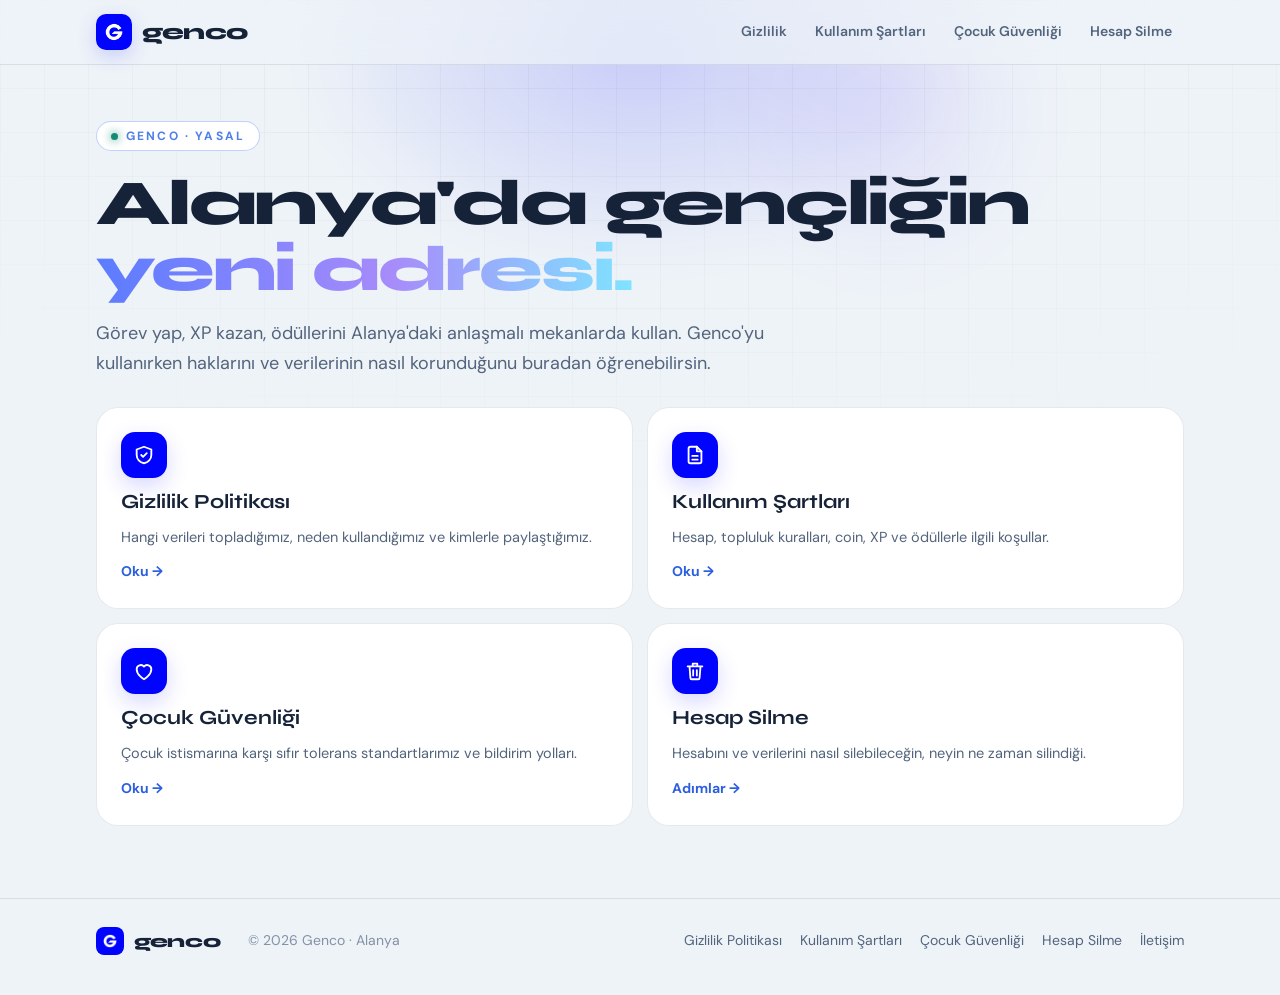
<file: index.html>
<!doctype html>
<html lang="tr">
<head>
<meta charset="utf-8">
<meta name="viewport" content="width=device-width, initial-scale=1">
<title>Genco · Yasal</title>
<meta name="description" content="Genco gizlilik politikası, kullanım şartları ve hesap silme bilgileri.">
<meta name="theme-color" content="#061127">
<link rel="icon" type="image/png" href="favicon.png">
<link rel="preconnect" href="https://fonts.googleapis.com">
<link rel="preconnect" href="https://fonts.gstatic.com" crossorigin>
<link href="https://fonts.googleapis.com/css2?family=Syne:wght@600;700;800&family=DM+Sans:opsz,wght@9..40,400;9..40,500;9..40,600;9..40,700&display=swap" rel="stylesheet">
<link rel="stylesheet" href="genco-legal.css">
</head>
<body>
<div class="bg-fx" aria-hidden="true"></div>

<header class="topbar">
  <div class="topbar-in">
    <a class="brand" href="index.html"><img src="genco-mark.png" alt=""><b>genco</b></a>
    <nav class="nav" aria-label="Yasal sayfalar">
      <a href="gizlilik.html">Gizlilik</a>
      <a href="kullanim-sartlari.html">Kullanım Şartları</a>
      <a href="cocuk-guvenligi.html">Çocuk Güvenliği</a>
      <a href="hesap-silme.html">Hesap Silme</a>
    </nav>
  </div>
</header>

<main class="wrap">
  <section class="hero">
    <span class="eyebrow">Genco · Yasal</span>
    <h1>Alanya'da gençliğin <span class="grad">yeni adresi.</span></h1>
    <p class="lead">Görev yap, XP kazan, ödüllerini Alanya'daki anlaşmalı mekanlarda kullan. Genco'yu kullanırken haklarını ve verilerinin nasıl korunduğunu buradan öğrenebilirsin.</p>
  </section>

  <div class="cards">
    <a class="card-link" href="gizlilik.html">
      <span class="ic"><svg viewBox="0 0 24 24"><path d="M12 3l8 3v6c0 4.5-3.4 8.3-8 9-4.6-.7-8-4.5-8-9V6z"/><path d="M9 12l2 2 4-4"/></svg></span>
      <b>Gizlilik Politikası</b>
      <span>Hangi verileri topladığımız, neden kullandığımız ve kimlerle paylaştığımız.</span>
      <em>Oku →</em>
    </a>
    <a class="card-link" href="kullanim-sartlari.html">
      <span class="ic"><svg viewBox="0 0 24 24"><path d="M14 3H7a2 2 0 0 0-2 2v14a2 2 0 0 0 2 2h10a2 2 0 0 0 2-2V8z"/><path d="M14 3v5h5M9 13h6M9 17h6"/></svg></span>
      <b>Kullanım Şartları</b>
      <span>Hesap, topluluk kuralları, coin, XP ve ödüllerle ilgili koşullar.</span>
      <em>Oku →</em>
    </a>
    <a class="card-link" href="cocuk-guvenligi.html">
      <span class="ic"><svg viewBox="0 0 24 24"><path d="M12 21s-8-4.5-8-11a4.5 4.5 0 0 1 8-2.8A4.5 4.5 0 0 1 20 10c0 6.5-8 11-8 11z"/></svg></span>
      <b>Çocuk Güvenliği</b>
      <span>Çocuk istismarına karşı sıfır tolerans standartlarımız ve bildirim yolları.</span>
      <em>Oku →</em>
    </a>
    <a class="card-link" href="hesap-silme.html">
      <span class="ic"><svg viewBox="0 0 24 24"><path d="M4 7h16M10 11v6M14 11v6M6 7l1 12.5A1.5 1.5 0 0 0 8.5 21h7a1.5 1.5 0 0 0 1.5-1.5L18 7M9.5 7V4h5v3"/></svg></span>
      <b>Hesap Silme</b>
      <span>Hesabını ve verilerini nasıl silebileceğin, neyin ne zaman silindiği.</span>
      <em>Adımlar →</em>
    </a>
  </div>
</main>

<footer class="foot">
  <div class="foot-in">
    <a class="brand" href="index.html"><img src="genco-mark.png" alt=""><b>genco</b></a>
    <span>© 2026 Genco · Alanya</span>
    <div class="foot-links">
      <a href="gizlilik.html">Gizlilik Politikası</a>
      <a href="kullanim-sartlari.html">Kullanım Şartları</a>
      <a href="cocuk-guvenligi.html">Çocuk Güvenliği</a>
      <a href="hesap-silme.html">Hesap Silme</a>
      <a href="mailto:genco@gmail.com">İletişim</a>
    </div>
  </div>
</footer>
</body>
</html>
</file>
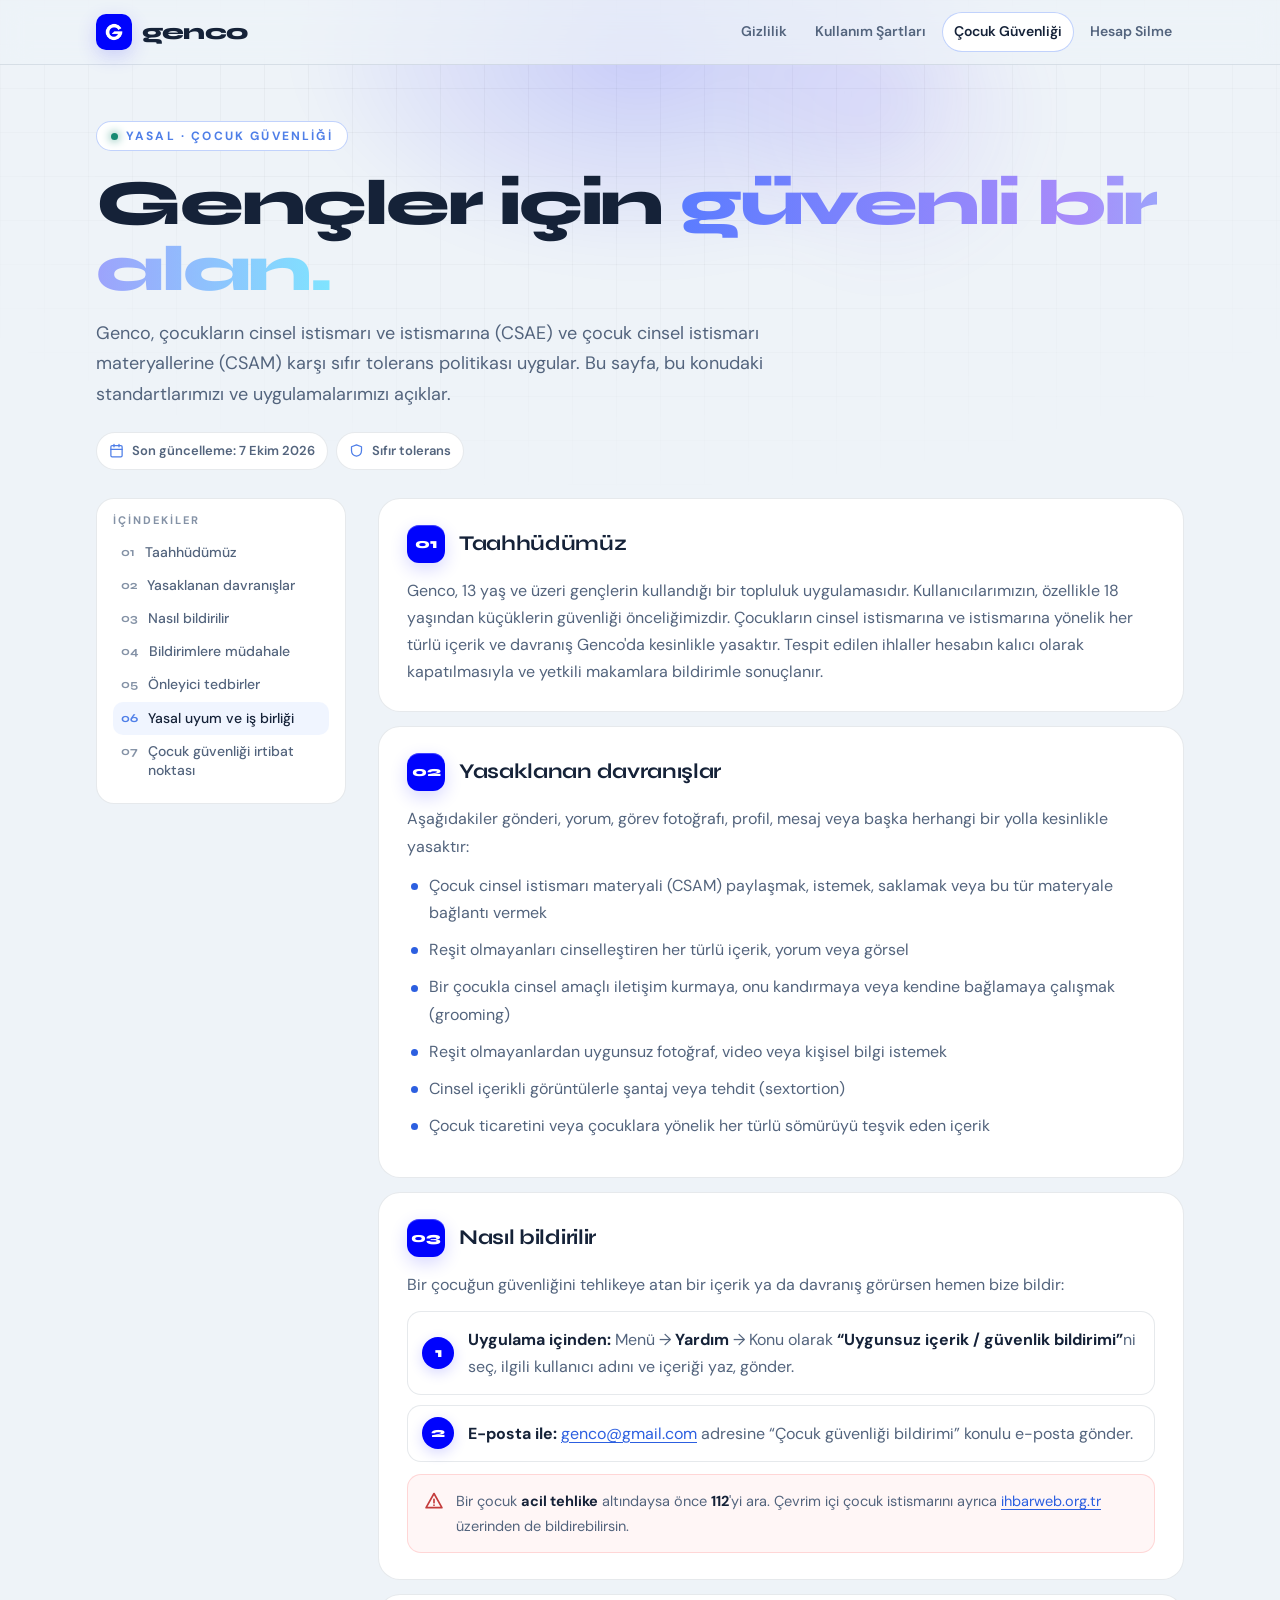
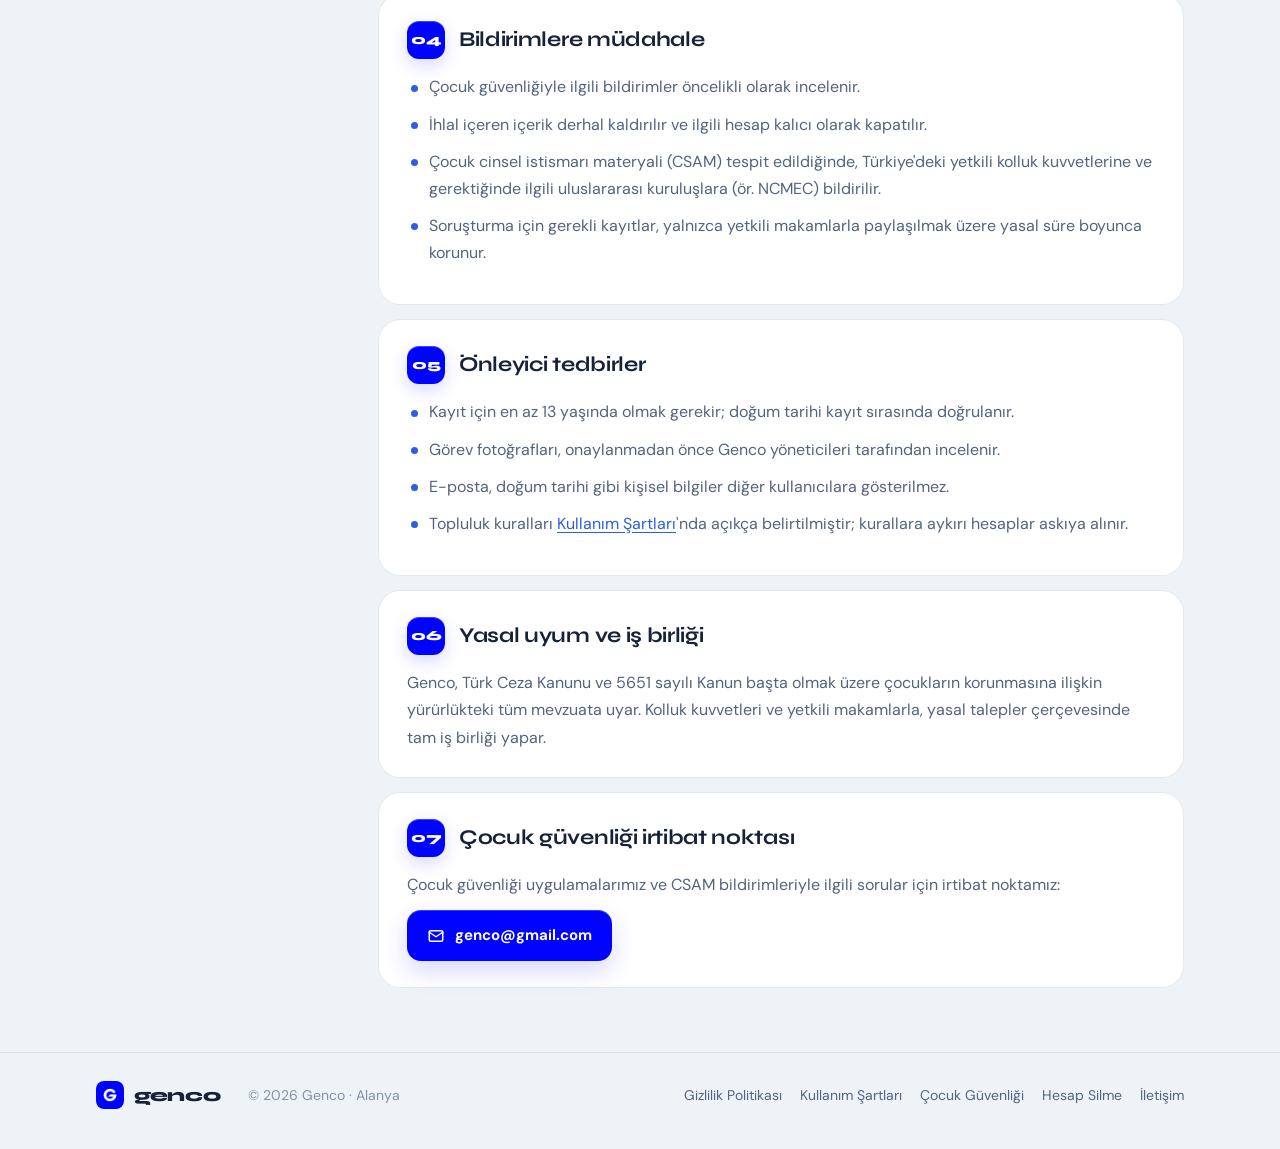
<file: cocuk-guvenligi.html>
<!doctype html>
<html lang="tr">
<head>
<meta charset="utf-8">
<meta name="viewport" content="width=device-width, initial-scale=1">
<title>Çocuk Güvenliği Standartları · Genco</title>
<meta name="description" content="Genco'nun çocukların cinsel istismarı ve istismarına (CSAE) karşı güvenlik standartları.">
<meta name="theme-color" content="#061127">
<link rel="icon" type="image/png" href="favicon.png">
<link rel="preconnect" href="https://fonts.googleapis.com">
<link rel="preconnect" href="https://fonts.gstatic.com" crossorigin>
<link href="https://fonts.googleapis.com/css2?family=Syne:wght@600;700;800&family=DM+Sans:opsz,wght@9..40,400;9..40,500;9..40,600;9..40,700&display=swap" rel="stylesheet">
<link rel="stylesheet" href="genco-legal.css">
</head>
<body>
<div class="bg-fx" aria-hidden="true"></div>

<header class="topbar">
  <div class="topbar-in">
    <a class="brand" href="index.html"><img src="genco-mark.png" alt=""><b>genco</b></a>
    <nav class="nav" aria-label="Yasal sayfalar">
      <a href="gizlilik.html">Gizlilik</a>
      <a href="kullanim-sartlari.html">Kullanım Şartları</a>
      <a href="cocuk-guvenligi.html" aria-current="page">Çocuk Güvenliği</a>
      <a href="hesap-silme.html">Hesap Silme</a>
    </nav>
  </div>
</header>

<main class="wrap">
  <section class="hero">
    <span class="eyebrow">Yasal · Çocuk güvenliği</span>
    <h1>Gençler için <span class="grad">güvenli bir alan.</span></h1>
    <p class="lead">Genco, çocukların cinsel istismarı ve istismarına (CSAE) ve çocuk cinsel istismarı materyallerine (CSAM) karşı sıfır tolerans politikası uygular. Bu sayfa, bu konudaki standartlarımızı ve uygulamalarımızı açıklar.</p>
    <div class="pills">
      <span class="pill"><svg viewBox="0 0 24 24"><rect x="3" y="4" width="18" height="18" rx="2"/><path d="M16 2v4M8 2v4M3 10h18"/></svg>Son güncelleme: 7 Ekim 2026</span>
      <span class="pill"><svg viewBox="0 0 24 24"><path d="M12 3l8 3v6c0 4.5-3.4 8.3-8 9-4.6-.7-8-4.5-8-9V6z"/></svg>Sıfır tolerans</span>
    </div>
  </section>

  <div class="layout">
    <aside class="toc">
      <details open>
        <summary>İçindekiler</summary>
        <h2>İçindekiler</h2>
        <ol>
          <li><a href="#taahhut">Taahhüdümüz</a></li>
          <li><a href="#yasak">Yasaklanan davranışlar</a></li>
          <li><a href="#bildirim">Nasıl bildirilir</a></li>
          <li><a href="#mudahale">Bildirimlere müdahale</a></li>
          <li><a href="#onlem">Önleyici tedbirler</a></li>
          <li><a href="#yasal">Yasal uyum ve iş birliği</a></li>
          <li><a href="#iletisim">Çocuk güvenliği irtibat noktası</a></li>
        </ol>
      </details>
    </aside>

    <article class="doc">
      <section class="sec" id="taahhut">
        <div class="sec-h"><span class="num">01</span><h2>Taahhüdümüz</h2></div>
        <p>Genco, 13 yaş ve üzeri gençlerin kullandığı bir topluluk uygulamasıdır. Kullanıcılarımızın, özellikle 18 yaşından küçüklerin güvenliği önceliğimizdir. Çocukların cinsel istismarına ve istismarına yönelik her türlü içerik ve davranış Genco'da kesinlikle yasaktır. Tespit edilen ihlaller hesabın kalıcı olarak kapatılmasıyla ve yetkili makamlara bildirimle sonuçlanır.</p>
      </section>

      <section class="sec" id="yasak">
        <div class="sec-h"><span class="num">02</span><h2>Yasaklanan davranışlar</h2></div>
        <p>Aşağıdakiler gönderi, yorum, görev fotoğrafı, profil, mesaj veya başka herhangi bir yolla kesinlikle yasaktır:</p>
        <ul>
          <li>Çocuk cinsel istismarı materyali (CSAM) paylaşmak, istemek, saklamak veya bu tür materyale bağlantı vermek</li>
          <li>Reşit olmayanları cinselleştiren her türlü içerik, yorum veya görsel</li>
          <li>Bir çocukla cinsel amaçlı iletişim kurmaya, onu kandırmaya veya kendine bağlamaya çalışmak (grooming)</li>
          <li>Reşit olmayanlardan uygunsuz fotoğraf, video veya kişisel bilgi istemek</li>
          <li>Cinsel içerikli görüntülerle şantaj veya tehdit (sextortion)</li>
          <li>Çocuk ticaretini veya çocuklara yönelik her türlü sömürüyü teşvik eden içerik</li>
        </ul>
      </section>

      <section class="sec" id="bildirim">
        <div class="sec-h"><span class="num">03</span><h2>Nasıl bildirilir</h2></div>
        <p>Bir çocuğun güvenliğini tehlikeye atan bir içerik ya da davranış görürsen hemen bize bildir:</p>
        <ol class="steps">
          <li><strong>Uygulama içinden:</strong> Menü → <strong>Yardım</strong> → Konu olarak <strong>“Uygunsuz içerik / güvenlik bildirimi”</strong>ni seç, ilgili kullanıcı adını ve içeriği yaz, gönder.</li>
          <li><strong>E-posta ile:</strong> <a href="mailto:genco@gmail.com?subject=%C3%87ocuk%20g%C3%BCvenli%C4%9Fi%20bildirimi">genco@gmail.com</a> adresine “Çocuk güvenliği bildirimi” konulu e-posta gönder.</li>
        </ol>
        <div class="callout warn">
          <svg viewBox="0 0 24 24"><path d="M12 3l9.5 17h-19z"/><path d="M12 10v4M12 17h.01"/></svg>
          <span>Bir çocuk <strong>acil tehlike</strong> altındaysa önce <strong>112</strong>'yi ara. Çevrim içi çocuk istismarını ayrıca <a href="https://www.ihbarweb.org.tr" rel="noopener">ihbarweb.org.tr</a> üzerinden de bildirebilirsin.</span>
        </div>
      </section>

      <section class="sec" id="mudahale">
        <div class="sec-h"><span class="num">04</span><h2>Bildirimlere müdahale</h2></div>
        <ul>
          <li>Çocuk güvenliğiyle ilgili bildirimler öncelikli olarak incelenir.</li>
          <li>İhlal içeren içerik derhal kaldırılır ve ilgili hesap kalıcı olarak kapatılır.</li>
          <li>Çocuk cinsel istismarı materyali (CSAM) tespit edildiğinde, Türkiye'deki yetkili kolluk kuvvetlerine ve gerektiğinde ilgili uluslararası kuruluşlara (ör. NCMEC) bildirilir.</li>
          <li>Soruşturma için gerekli kayıtlar, yalnızca yetkili makamlarla paylaşılmak üzere yasal süre boyunca korunur.</li>
        </ul>
      </section>

      <section class="sec" id="onlem">
        <div class="sec-h"><span class="num">05</span><h2>Önleyici tedbirler</h2></div>
        <ul>
          <li>Kayıt için en az 13 yaşında olmak gerekir; doğum tarihi kayıt sırasında doğrulanır.</li>
          <li>Görev fotoğrafları, onaylanmadan önce Genco yöneticileri tarafından incelenir.</li>
          <li>E-posta, doğum tarihi gibi kişisel bilgiler diğer kullanıcılara gösterilmez.</li>
          <li>Topluluk kuralları <a href="kullanim-sartlari.html">Kullanım Şartları</a>'nda açıkça belirtilmiştir; kurallara aykırı hesaplar askıya alınır.</li>
        </ul>
      </section>

      <section class="sec" id="yasal">
        <div class="sec-h"><span class="num">06</span><h2>Yasal uyum ve iş birliği</h2></div>
        <p>Genco, Türk Ceza Kanunu ve 5651 sayılı Kanun başta olmak üzere çocukların korunmasına ilişkin yürürlükteki tüm mevzuata uyar. Kolluk kuvvetleri ve yetkili makamlarla, yasal talepler çerçevesinde tam iş birliği yapar.</p>
      </section>

      <section class="sec" id="iletisim">
        <div class="sec-h"><span class="num">07</span><h2>Çocuk güvenliği irtibat noktası</h2></div>
        <p>Çocuk güvenliği uygulamalarımız ve CSAM bildirimleriyle ilgili sorular için irtibat noktamız:</p>
        <p><a class="btn" href="mailto:genco@gmail.com?subject=%C3%87ocuk%20g%C3%BCvenli%C4%9Fi"><svg viewBox="0 0 24 24"><rect x="3" y="5" width="18" height="14" rx="2"/><path d="M3 7l9 6 9-6"/></svg>genco@gmail.com</a></p>
      </section>
    </article>
  </div>
</main>

<footer class="foot">
  <div class="foot-in">
    <a class="brand" href="index.html"><img src="genco-mark.png" alt=""><b>genco</b></a>
    <span>© 2026 Genco · Alanya</span>
    <div class="foot-links">
      <a href="gizlilik.html">Gizlilik Politikası</a>
      <a href="kullanim-sartlari.html">Kullanım Şartları</a>
      <a href="cocuk-guvenligi.html">Çocuk Güvenliği</a>
      <a href="hesap-silme.html">Hesap Silme</a>
      <a href="mailto:genco@gmail.com">İletişim</a>
    </div>
  </div>
</footer>

<script>
  (function () {
    var links = Array.prototype.slice.call(document.querySelectorAll('.toc a'));
    var details = document.querySelector('.toc details');
    if (window.matchMedia('(max-width: 960px)').matches && details) details.removeAttribute('open');
    links.forEach(function (a) {
      a.addEventListener('click', function () {
        if (window.matchMedia('(max-width: 960px)').matches && details) details.removeAttribute('open');
      });
    });
    if (!('IntersectionObserver' in window)) return;
    var obs = new IntersectionObserver(function (entries) {
      entries.forEach(function (e) {
        if (!e.isIntersecting) return;
        links.forEach(function (a) { a.classList.toggle('active', a.getAttribute('href') === '#' + e.target.id); });
      });
    }, { rootMargin: '-30% 0px -60% 0px' });
    document.querySelectorAll('.sec[id]').forEach(function (s) { obs.observe(s); });
  })();
</script>
</body>
</html>
</file>
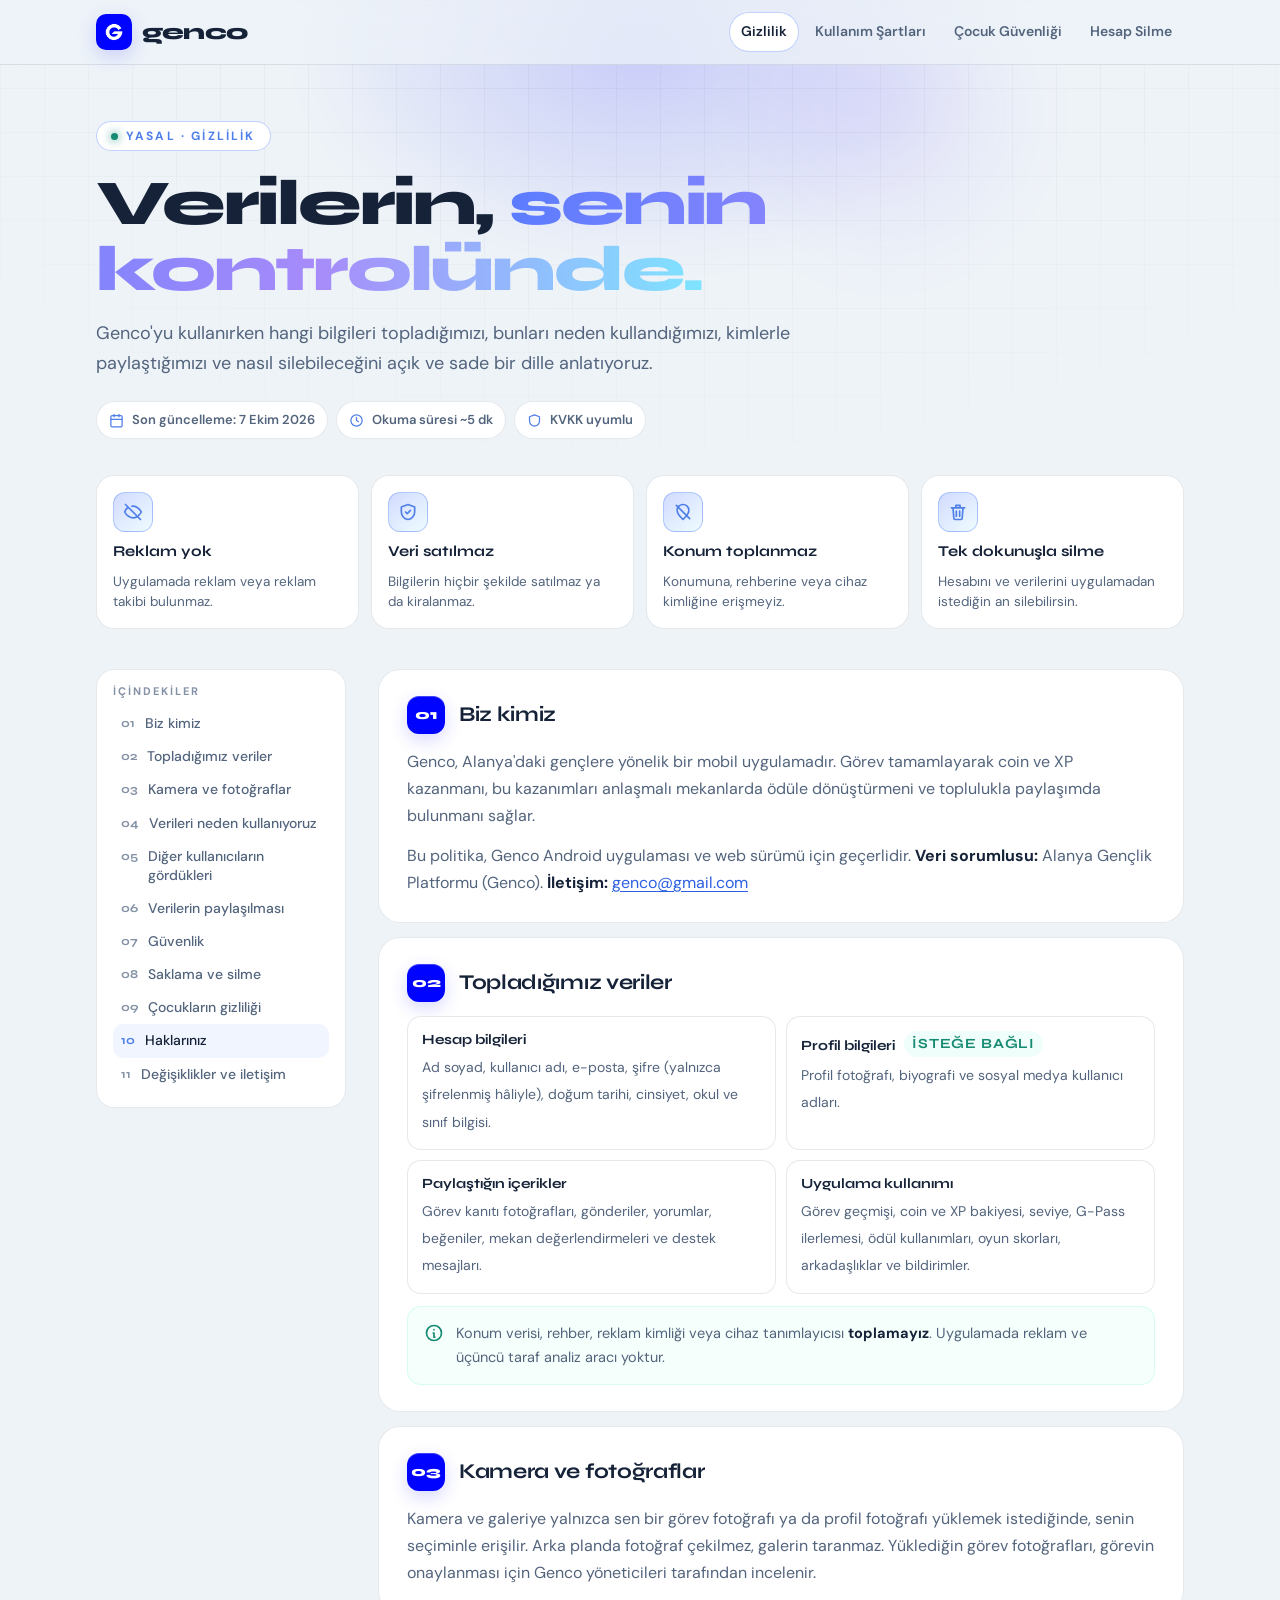
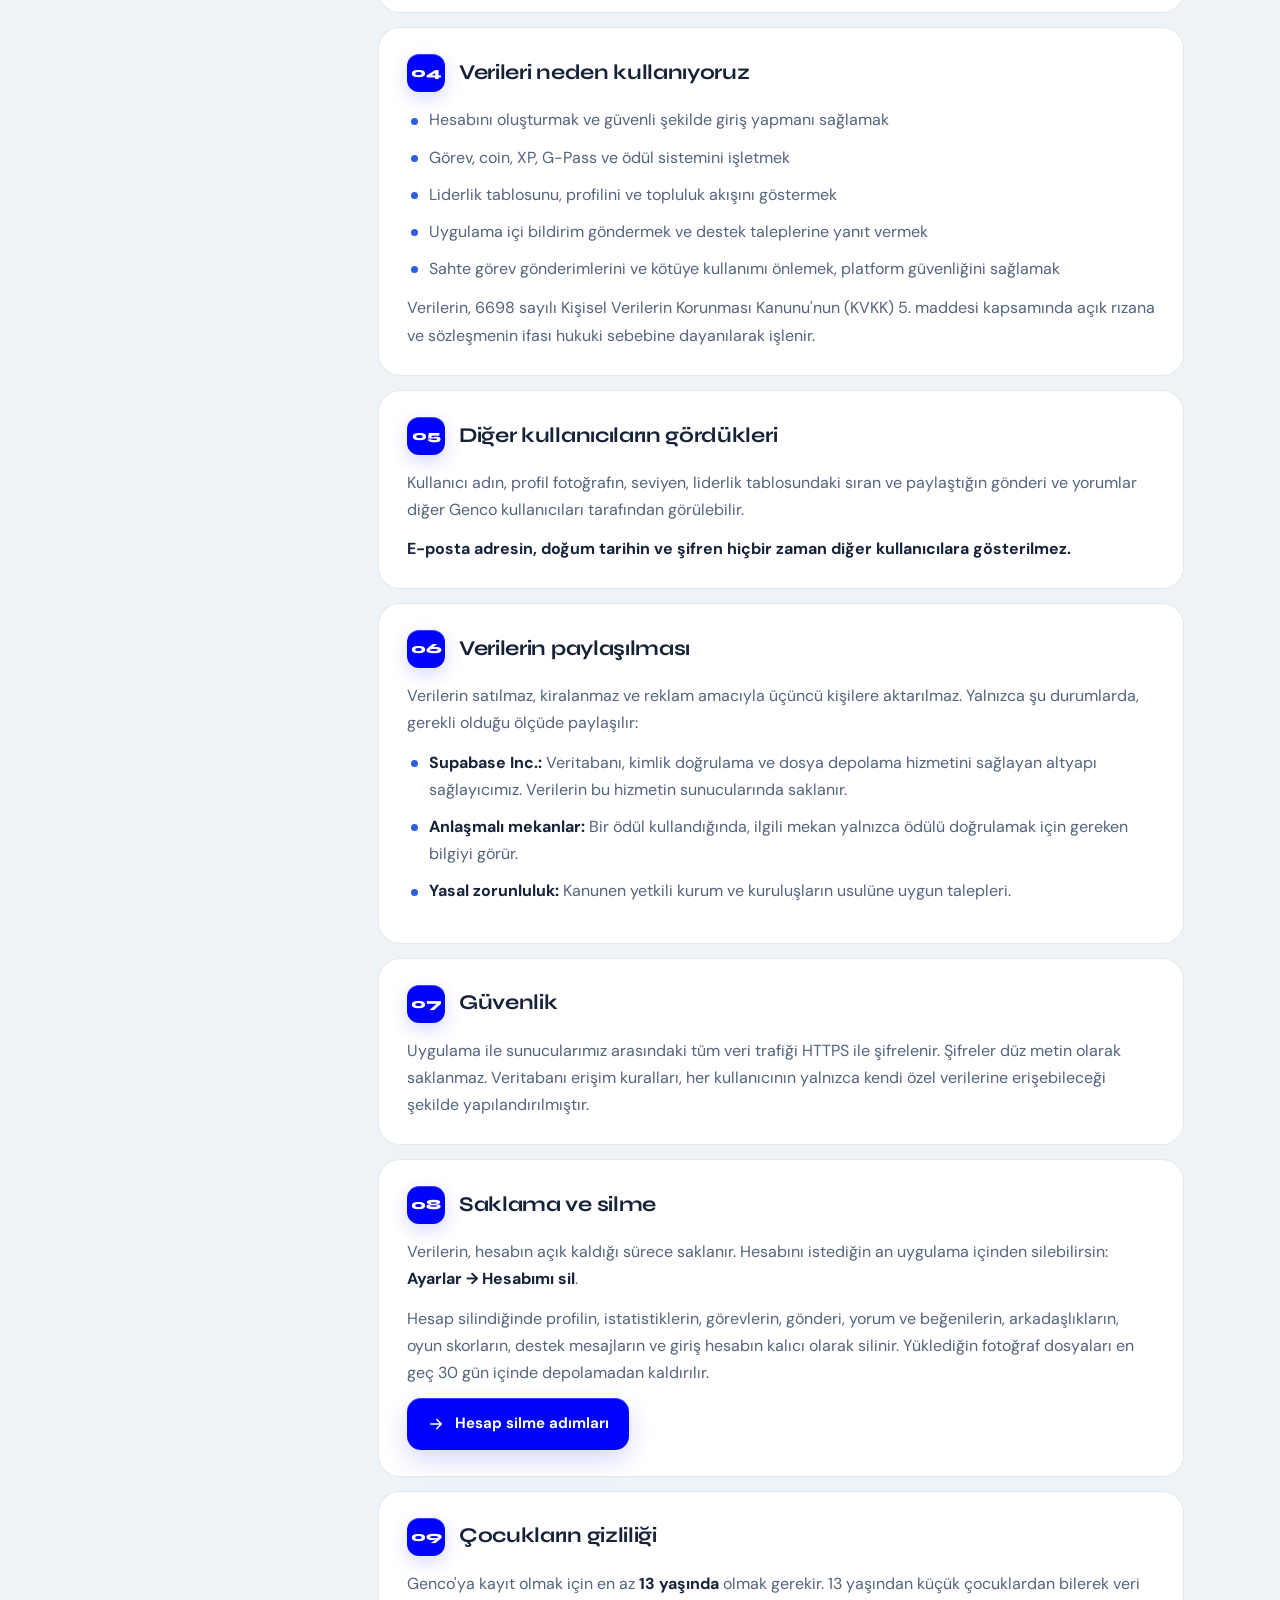
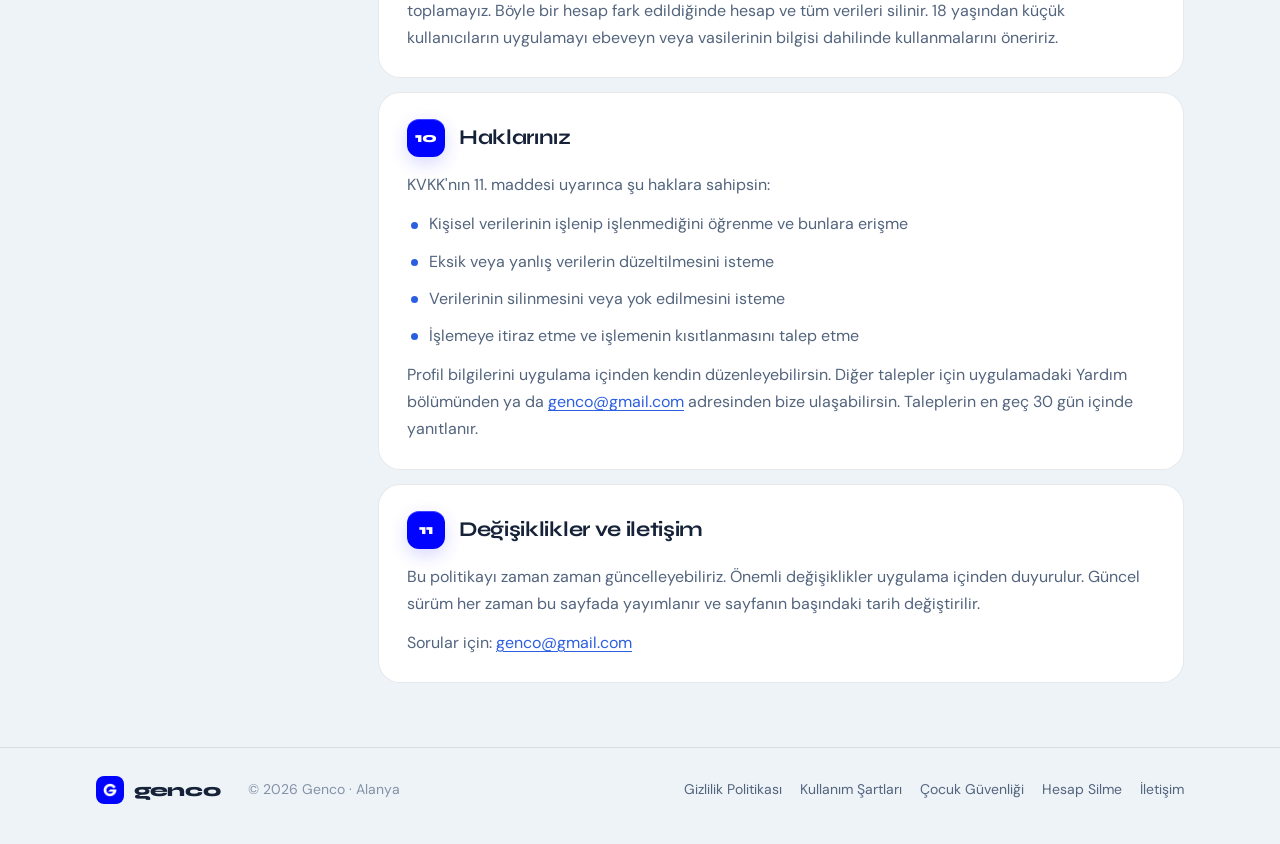
<file: gizlilik.html>
<!doctype html>
<html lang="tr">
<head>
<meta charset="utf-8">
<meta name="viewport" content="width=device-width, initial-scale=1">
<title>Gizlilik Politikası · Genco</title>
<meta name="description" content="Genco uygulamasının kişisel verileri nasıl topladığı, kullandığı, paylaştığı ve sildiği.">
<meta name="theme-color" content="#061127">
<link rel="icon" type="image/png" href="favicon.png">
<link rel="preconnect" href="https://fonts.googleapis.com">
<link rel="preconnect" href="https://fonts.gstatic.com" crossorigin>
<link href="https://fonts.googleapis.com/css2?family=Syne:wght@600;700;800&family=DM+Sans:opsz,wght@9..40,400;9..40,500;9..40,600;9..40,700&display=swap" rel="stylesheet">
<link rel="stylesheet" href="genco-legal.css">
</head>
<body>
<div class="bg-fx" aria-hidden="true"></div>

<header class="topbar">
  <div class="topbar-in">
    <a class="brand" href="index.html"><img src="genco-mark.png" alt=""><b>genco</b></a>
    <nav class="nav" aria-label="Yasal sayfalar">
      <a href="gizlilik.html" aria-current="page">Gizlilik</a>
      <a href="kullanim-sartlari.html">Kullanım Şartları</a>
      <a href="cocuk-guvenligi.html">Çocuk Güvenliği</a>
      <a href="hesap-silme.html">Hesap Silme</a>
    </nav>
  </div>
</header>

<main class="wrap">
  <section class="hero">
    <span class="eyebrow">Yasal · Gizlilik</span>
    <h1>Verilerin, <span class="grad">senin kontrolünde.</span></h1>
    <p class="lead">Genco'yu kullanırken hangi bilgileri topladığımızı, bunları neden kullandığımızı, kimlerle paylaştığımızı ve nasıl silebileceğini açık ve sade bir dille anlatıyoruz.</p>
    <div class="pills">
      <span class="pill"><svg viewBox="0 0 24 24"><rect x="3" y="4" width="18" height="18" rx="2"/><path d="M16 2v4M8 2v4M3 10h18"/></svg>Son güncelleme: 7 Ekim 2026</span>
      <span class="pill"><svg viewBox="0 0 24 24"><circle cx="12" cy="12" r="9"/><path d="M12 7v5l3 2"/></svg>Okuma süresi ~5 dk</span>
      <span class="pill"><svg viewBox="0 0 24 24"><path d="M12 3l8 3v6c0 4.5-3.4 8.3-8 9-4.6-.7-8-4.5-8-9V6z"/></svg>KVKK uyumlu</span>
    </div>
  </section>

  <div class="highlights" aria-label="Kısaca">
    <div class="hl">
      <div class="ic"><svg viewBox="0 0 24 24"><path d="M3 3l18 18M10.6 5.1A10 10 0 0 1 12 5c5 0 9 5 10 7-.5 1-1.6 2.6-3.2 4M6.3 6.3C4.3 7.7 2.7 9.8 2 12c1 2 5 7 10 7 1.8 0 3.4-.6 4.8-1.4"/></svg></div>
      <b>Reklam yok</b><span>Uygulamada reklam veya reklam takibi bulunmaz.</span>
    </div>
    <div class="hl">
      <div class="ic"><svg viewBox="0 0 24 24"><path d="M12 3l8 3v6c0 4.5-3.4 8.3-8 9-4.6-.7-8-4.5-8-9V6z"/><path d="M9 12l2 2 4-4"/></svg></div>
      <b>Veri satılmaz</b><span>Bilgilerin hiçbir şekilde satılmaz ya da kiralanmaz.</span>
    </div>
    <div class="hl">
      <div class="ic"><svg viewBox="0 0 24 24"><path d="M12 21s-7-6.2-7-11a7 7 0 0 1 14 0c0 4.8-7 11-7 11z"/><path d="M4 4l16 16"/></svg></div>
      <b>Konum toplanmaz</b><span>Konumuna, rehberine veya cihaz kimliğine erişmeyiz.</span>
    </div>
    <div class="hl">
      <div class="ic"><svg viewBox="0 0 24 24"><path d="M4 7h16M10 11v6M14 11v6M6 7l1 12.5A1.5 1.5 0 0 0 8.5 21h7a1.5 1.5 0 0 0 1.5-1.5L18 7M9.5 7V4h5v3"/></svg></div>
      <b>Tek dokunuşla silme</b><span>Hesabını ve verilerini uygulamadan istediğin an silebilirsin.</span>
    </div>
  </div>

  <div class="layout">
    <aside class="toc">
      <details open>
        <summary>İçindekiler</summary>
        <h2>İçindekiler</h2>
        <ol>
          <li><a href="#biz-kimiz">Biz kimiz</a></li>
          <li><a href="#toplanan">Topladığımız veriler</a></li>
          <li><a href="#kamera">Kamera ve fotoğraflar</a></li>
          <li><a href="#amac">Verileri neden kullanıyoruz</a></li>
          <li><a href="#gorunurluk">Diğer kullanıcıların gördükleri</a></li>
          <li><a href="#paylasim">Verilerin paylaşılması</a></li>
          <li><a href="#guvenlik">Güvenlik</a></li>
          <li><a href="#saklama">Saklama ve silme</a></li>
          <li><a href="#cocuklar">Çocukların gizliliği</a></li>
          <li><a href="#haklar">Haklarınız</a></li>
          <li><a href="#degisiklik">Değişiklikler ve iletişim</a></li>
        </ol>
      </details>
    </aside>

    <article class="doc">
      <section class="sec" id="biz-kimiz">
        <div class="sec-h"><span class="num">01</span><h2>Biz kimiz</h2></div>
        <p>Genco, Alanya'daki gençlere yönelik bir mobil uygulamadır. Görev tamamlayarak coin ve XP kazanmanı, bu kazanımları anlaşmalı mekanlarda ödüle dönüştürmeni ve toplulukla paylaşımda bulunmanı sağlar.</p>
        <p>Bu politika, Genco Android uygulaması ve web sürümü için geçerlidir. <strong>Veri sorumlusu:</strong> Alanya Gençlik Platformu (Genco). <strong>İletişim:</strong> <a href="mailto:genco@gmail.com">genco@gmail.com</a></p>
      </section>

      <section class="sec" id="toplanan">
        <div class="sec-h"><span class="num">02</span><h2>Topladığımız veriler</h2></div>
        <div class="data-grid">
          <div class="data-item"><b>Hesap bilgileri</b><span>Ad soyad, kullanıcı adı, e-posta, şifre (yalnızca şifrelenmiş hâliyle), doğum tarihi, cinsiyet, okul ve sınıf bilgisi.</span></div>
          <div class="data-item"><b>Profil bilgileri <span class="tag opt">İsteğe bağlı</span></b><span>Profil fotoğrafı, biyografi ve sosyal medya kullanıcı adları.</span></div>
          <div class="data-item"><b>Paylaştığın içerikler</b><span>Görev kanıtı fotoğrafları, gönderiler, yorumlar, beğeniler, mekan değerlendirmeleri ve destek mesajları.</span></div>
          <div class="data-item"><b>Uygulama kullanımı</b><span>Görev geçmişi, coin ve XP bakiyesi, seviye, G-Pass ilerlemesi, ödül kullanımları, oyun skorları, arkadaşlıklar ve bildirimler.</span></div>
        </div>
        <div class="callout">
          <svg viewBox="0 0 24 24"><circle cx="12" cy="12" r="9"/><path d="M12 8h.01M11 12h1v5h1"/></svg>
          <span>Konum verisi, rehber, reklam kimliği veya cihaz tanımlayıcısı <strong>toplamayız</strong>. Uygulamada reklam ve üçüncü taraf analiz aracı yoktur.</span>
        </div>
      </section>

      <section class="sec" id="kamera">
        <div class="sec-h"><span class="num">03</span><h2>Kamera ve fotoğraflar</h2></div>
        <p>Kamera ve galeriye yalnızca sen bir görev fotoğrafı ya da profil fotoğrafı yüklemek istediğinde, senin seçiminle erişilir. Arka planda fotoğraf çekilmez, galerin taranmaz. Yüklediğin görev fotoğrafları, görevin onaylanması için Genco yöneticileri tarafından incelenir.</p>
      </section>

      <section class="sec" id="amac">
        <div class="sec-h"><span class="num">04</span><h2>Verileri neden kullanıyoruz</h2></div>
        <ul>
          <li>Hesabını oluşturmak ve güvenli şekilde giriş yapmanı sağlamak</li>
          <li>Görev, coin, XP, G-Pass ve ödül sistemini işletmek</li>
          <li>Liderlik tablosunu, profilini ve topluluk akışını göstermek</li>
          <li>Uygulama içi bildirim göndermek ve destek taleplerine yanıt vermek</li>
          <li>Sahte görev gönderimlerini ve kötüye kullanımı önlemek, platform güvenliğini sağlamak</li>
        </ul>
        <p>Verilerin, 6698 sayılı Kişisel Verilerin Korunması Kanunu'nun (KVKK) 5. maddesi kapsamında açık rızana ve sözleşmenin ifası hukuki sebebine dayanılarak işlenir.</p>
      </section>

      <section class="sec" id="gorunurluk">
        <div class="sec-h"><span class="num">05</span><h2>Diğer kullanıcıların gördükleri</h2></div>
        <p>Kullanıcı adın, profil fotoğrafın, seviyen, liderlik tablosundaki sıran ve paylaştığın gönderi ve yorumlar diğer Genco kullanıcıları tarafından görülebilir.</p>
        <p><strong>E-posta adresin, doğum tarihin ve şifren hiçbir zaman diğer kullanıcılara gösterilmez.</strong></p>
      </section>

      <section class="sec" id="paylasim">
        <div class="sec-h"><span class="num">06</span><h2>Verilerin paylaşılması</h2></div>
        <p>Verilerin satılmaz, kiralanmaz ve reklam amacıyla üçüncü kişilere aktarılmaz. Yalnızca şu durumlarda, gerekli olduğu ölçüde paylaşılır:</p>
        <ul>
          <li><strong>Supabase Inc.:</strong> Veritabanı, kimlik doğrulama ve dosya depolama hizmetini sağlayan altyapı sağlayıcımız. Verilerin bu hizmetin sunucularında saklanır.</li>
          <li><strong>Anlaşmalı mekanlar:</strong> Bir ödül kullandığında, ilgili mekan yalnızca ödülü doğrulamak için gereken bilgiyi görür.</li>
          <li><strong>Yasal zorunluluk:</strong> Kanunen yetkili kurum ve kuruluşların usulüne uygun talepleri.</li>
        </ul>
      </section>

      <section class="sec" id="guvenlik">
        <div class="sec-h"><span class="num">07</span><h2>Güvenlik</h2></div>
        <p>Uygulama ile sunucularımız arasındaki tüm veri trafiği HTTPS ile şifrelenir. Şifreler düz metin olarak saklanmaz. Veritabanı erişim kuralları, her kullanıcının yalnızca kendi özel verilerine erişebileceği şekilde yapılandırılmıştır.</p>
      </section>

      <section class="sec" id="saklama">
        <div class="sec-h"><span class="num">08</span><h2>Saklama ve silme</h2></div>
        <p>Verilerin, hesabın açık kaldığı sürece saklanır. Hesabını istediğin an uygulama içinden silebilirsin: <strong>Ayarlar → Hesabımı sil</strong>.</p>
        <p>Hesap silindiğinde profilin, istatistiklerin, görevlerin, gönderi, yorum ve beğenilerin, arkadaşlıkların, oyun skorların, destek mesajların ve giriş hesabın kalıcı olarak silinir. Yüklediğin fotoğraf dosyaları en geç 30 gün içinde depolamadan kaldırılır.</p>
        <p><a class="btn" href="hesap-silme.html"><svg viewBox="0 0 24 24"><path d="M5 12h14M13 6l6 6-6 6"/></svg>Hesap silme adımları</a></p>
      </section>

      <section class="sec" id="cocuklar">
        <div class="sec-h"><span class="num">09</span><h2>Çocukların gizliliği</h2></div>
        <p>Genco'ya kayıt olmak için en az <strong>13 yaşında</strong> olmak gerekir. 13 yaşından küçük çocuklardan bilerek veri toplamayız. Böyle bir hesap fark edildiğinde hesap ve tüm verileri silinir. 18 yaşından küçük kullanıcıların uygulamayı ebeveyn veya vasilerinin bilgisi dahilinde kullanmalarını öneririz.</p>
      </section>

      <section class="sec" id="haklar">
        <div class="sec-h"><span class="num">10</span><h2>Haklarınız</h2></div>
        <p>KVKK'nın 11. maddesi uyarınca şu haklara sahipsin:</p>
        <ul>
          <li>Kişisel verilerinin işlenip işlenmediğini öğrenme ve bunlara erişme</li>
          <li>Eksik veya yanlış verilerin düzeltilmesini isteme</li>
          <li>Verilerinin silinmesini veya yok edilmesini isteme</li>
          <li>İşlemeye itiraz etme ve işlemenin kısıtlanmasını talep etme</li>
        </ul>
        <p>Profil bilgilerini uygulama içinden kendin düzenleyebilirsin. Diğer talepler için uygulamadaki Yardım bölümünden ya da <a href="mailto:genco@gmail.com">genco@gmail.com</a> adresinden bize ulaşabilirsin. Taleplerin en geç 30 gün içinde yanıtlanır.</p>
      </section>

      <section class="sec" id="degisiklik">
        <div class="sec-h"><span class="num">11</span><h2>Değişiklikler ve iletişim</h2></div>
        <p>Bu politikayı zaman zaman güncelleyebiliriz. Önemli değişiklikler uygulama içinden duyurulur. Güncel sürüm her zaman bu sayfada yayımlanır ve sayfanın başındaki tarih değiştirilir.</p>
        <p>Sorular için: <a href="mailto:genco@gmail.com">genco@gmail.com</a></p>
      </section>
    </article>
  </div>
</main>

<footer class="foot">
  <div class="foot-in">
    <a class="brand" href="index.html"><img src="genco-mark.png" alt=""><b>genco</b></a>
    <span>© 2026 Genco · Alanya</span>
    <div class="foot-links">
      <a href="gizlilik.html">Gizlilik Politikası</a>
      <a href="kullanim-sartlari.html">Kullanım Şartları</a>
      <a href="cocuk-guvenligi.html">Çocuk Güvenliği</a>
      <a href="hesap-silme.html">Hesap Silme</a>
      <a href="mailto:genco@gmail.com">İletişim</a>
    </div>
  </div>
</footer>

<script>
  // İçindekiler: okunan bölümü vurgula; telefonda bağlantıya dokununca listeyi kapat
  (function () {
    var links = Array.prototype.slice.call(document.querySelectorAll('.toc a'));
    var details = document.querySelector('.toc details');
    if (window.matchMedia('(max-width: 960px)').matches && details) details.removeAttribute('open');
    links.forEach(function (a) {
      a.addEventListener('click', function () {
        if (window.matchMedia('(max-width: 960px)').matches && details) details.removeAttribute('open');
      });
    });
    if (!('IntersectionObserver' in window)) return;
    var obs = new IntersectionObserver(function (entries) {
      entries.forEach(function (e) {
        if (!e.isIntersecting) return;
        links.forEach(function (a) { a.classList.toggle('active', a.getAttribute('href') === '#' + e.target.id); });
      });
    }, { rootMargin: '-30% 0px -60% 0px' });
    document.querySelectorAll('.sec[id]').forEach(function (s) { obs.observe(s); });
  })();
</script>
</body>
</html>
</file>
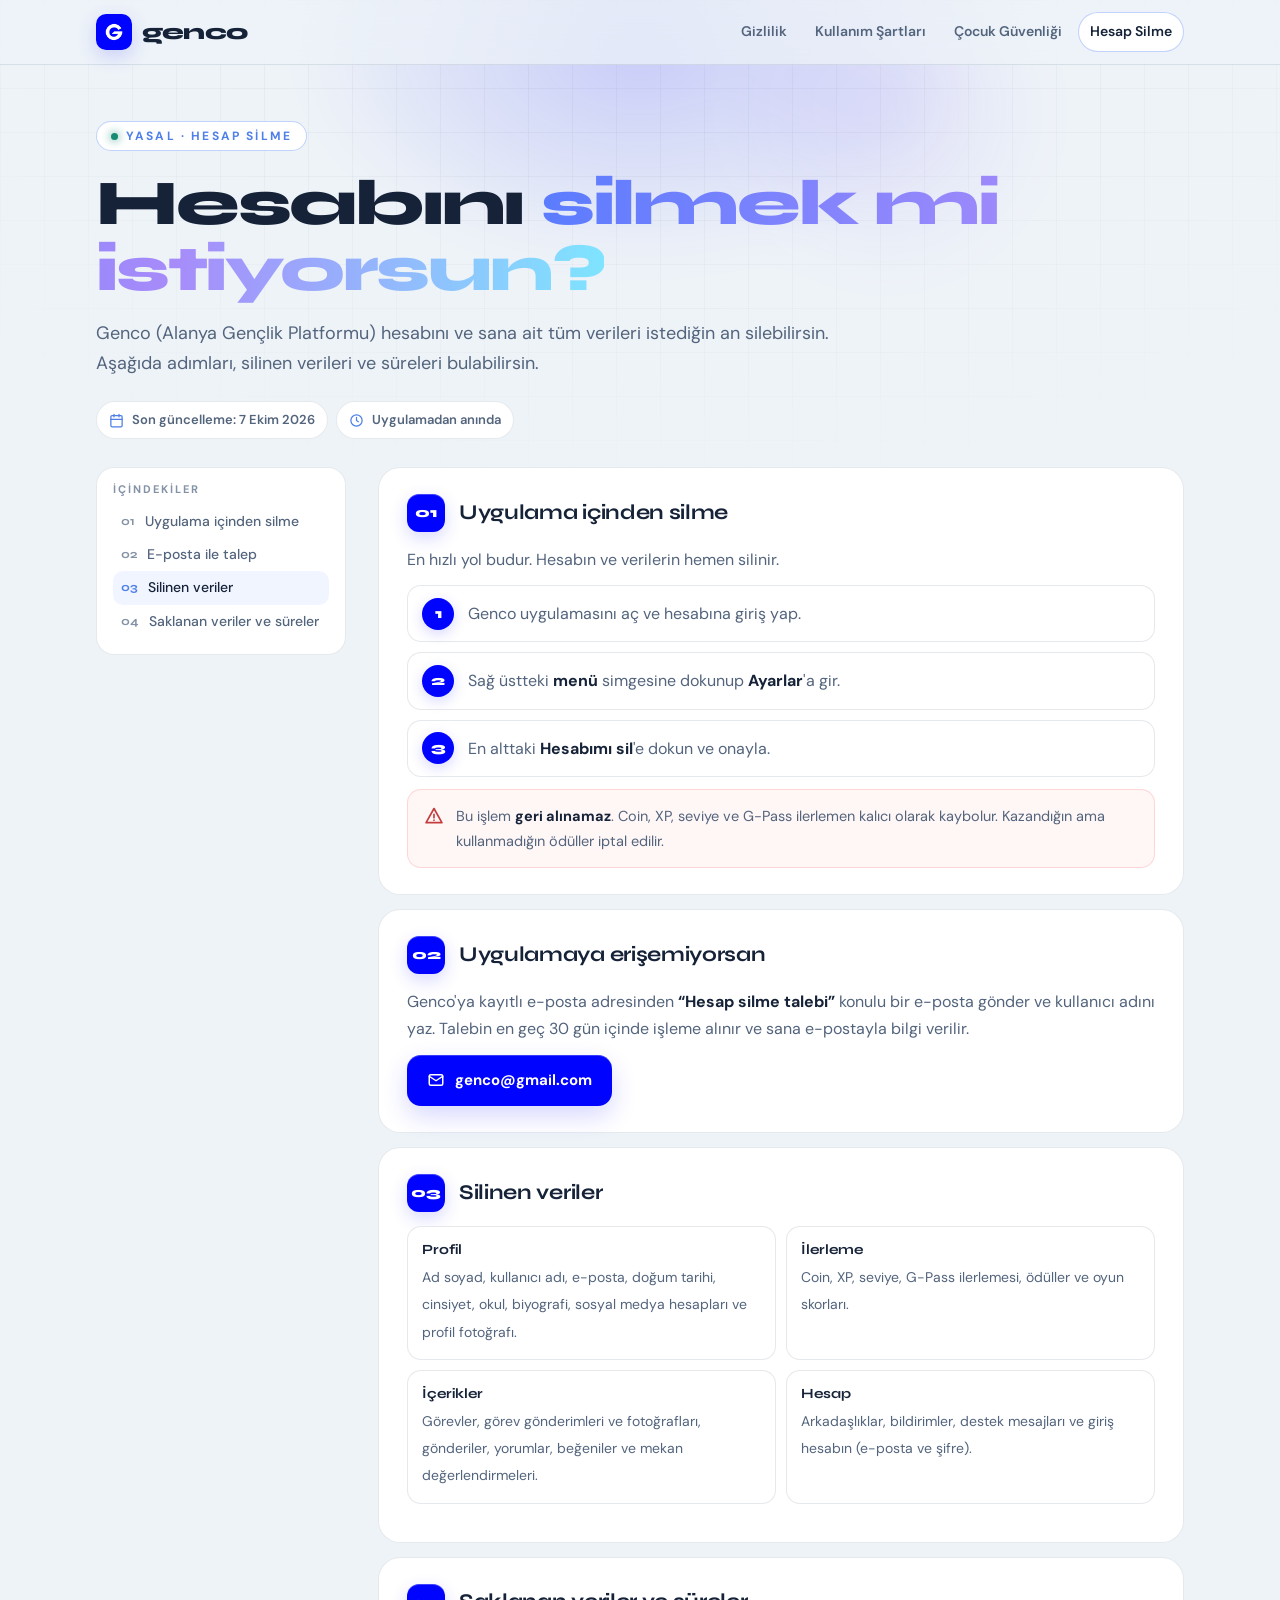
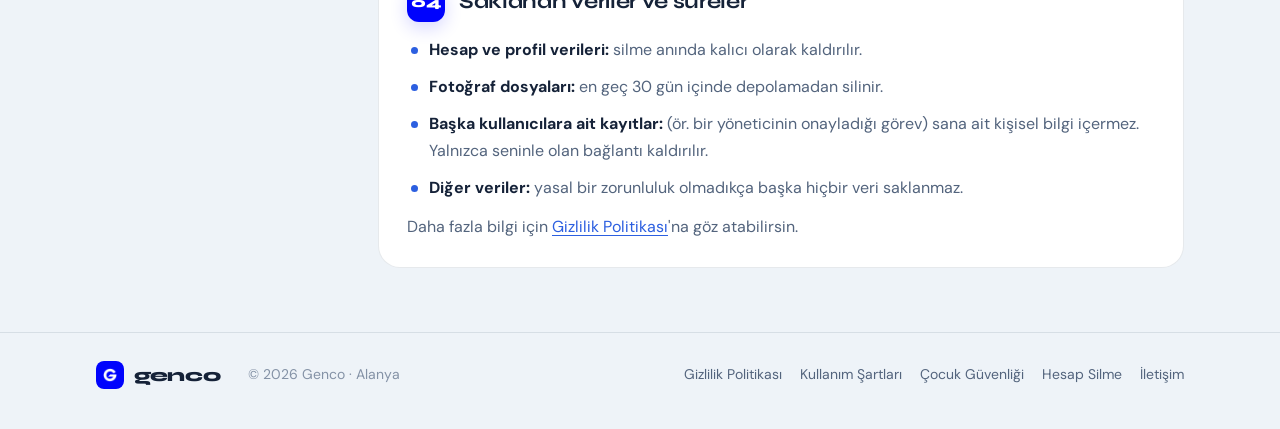
<file: hesap-silme.html>
<!doctype html>
<html lang="tr">
<head>
<meta charset="utf-8">
<meta name="viewport" content="width=device-width, initial-scale=1">
<title>Hesap Silme · Genco</title>
<meta name="description" content="Genco hesabını ve verilerini nasıl silebileceğin, hangi verilerin silindiği ve ne kadar sürede silindiği.">
<meta name="theme-color" content="#061127">
<link rel="icon" type="image/png" href="favicon.png">
<link rel="preconnect" href="https://fonts.googleapis.com">
<link rel="preconnect" href="https://fonts.gstatic.com" crossorigin>
<link href="https://fonts.googleapis.com/css2?family=Syne:wght@600;700;800&family=DM+Sans:opsz,wght@9..40,400;9..40,500;9..40,600;9..40,700&display=swap" rel="stylesheet">
<link rel="stylesheet" href="genco-legal.css">
</head>
<body>
<div class="bg-fx" aria-hidden="true"></div>

<header class="topbar">
  <div class="topbar-in">
    <a class="brand" href="index.html"><img src="genco-mark.png" alt=""><b>genco</b></a>
    <nav class="nav" aria-label="Yasal sayfalar">
      <a href="gizlilik.html">Gizlilik</a>
      <a href="kullanim-sartlari.html">Kullanım Şartları</a>
      <a href="cocuk-guvenligi.html">Çocuk Güvenliği</a>
      <a href="hesap-silme.html" aria-current="page">Hesap Silme</a>
    </nav>
  </div>
</header>

<main class="wrap">
  <section class="hero">
    <span class="eyebrow">Yasal · Hesap silme</span>
    <h1>Hesabını <span class="grad">silmek mi istiyorsun?</span></h1>
    <p class="lead">Genco (Alanya Gençlik Platformu) hesabını ve sana ait tüm verileri istediğin an silebilirsin. Aşağıda adımları, silinen verileri ve süreleri bulabilirsin.</p>
    <div class="pills">
      <span class="pill"><svg viewBox="0 0 24 24"><rect x="3" y="4" width="18" height="18" rx="2"/><path d="M16 2v4M8 2v4M3 10h18"/></svg>Son güncelleme: 7 Ekim 2026</span>
      <span class="pill"><svg viewBox="0 0 24 24"><circle cx="12" cy="12" r="9"/><path d="M12 7v5l3 2"/></svg>Uygulamadan anında</span>
    </div>
  </section>

  <div class="layout">
    <aside class="toc">
      <details open>
        <summary>İçindekiler</summary>
        <h2>İçindekiler</h2>
        <ol>
          <li><a href="#uygulama">Uygulama içinden silme</a></li>
          <li><a href="#eposta">E-posta ile talep</a></li>
          <li><a href="#silinenler">Silinen veriler</a></li>
          <li><a href="#sureler">Saklanan veriler ve süreler</a></li>
        </ol>
      </details>
    </aside>

    <article class="doc">
      <section class="sec" id="uygulama">
        <div class="sec-h"><span class="num">01</span><h2>Uygulama içinden silme</h2></div>
        <p>En hızlı yol budur. Hesabın ve verilerin hemen silinir.</p>
        <ol class="steps">
          <li>Genco uygulamasını aç ve hesabına giriş yap.</li>
          <li>Sağ üstteki <strong>menü</strong> simgesine dokunup <strong>Ayarlar</strong>'a gir.</li>
          <li>En alttaki <strong>Hesabımı sil</strong>'e dokun ve onayla.</li>
        </ol>
        <div class="callout warn">
          <svg viewBox="0 0 24 24"><path d="M12 3l9.5 17h-19z"/><path d="M12 10v4M12 17h.01"/></svg>
          <span>Bu işlem <strong>geri alınamaz</strong>. Coin, XP, seviye ve G-Pass ilerlemen kalıcı olarak kaybolur. Kazandığın ama kullanmadığın ödüller iptal edilir.</span>
        </div>
      </section>

      <section class="sec" id="eposta">
        <div class="sec-h"><span class="num">02</span><h2>Uygulamaya erişemiyorsan</h2></div>
        <p>Genco'ya kayıtlı e-posta adresinden <strong>“Hesap silme talebi”</strong> konulu bir e-posta gönder ve kullanıcı adını yaz. Talebin en geç 30 gün içinde işleme alınır ve sana e-postayla bilgi verilir.</p>
        <p><a class="btn" href="mailto:genco@gmail.com?subject=Hesap%20silme%20talebi"><svg viewBox="0 0 24 24"><rect x="3" y="5" width="18" height="14" rx="2"/><path d="M3 7l9 6 9-6"/></svg>genco@gmail.com</a></p>
      </section>

      <section class="sec" id="silinenler">
        <div class="sec-h"><span class="num">03</span><h2>Silinen veriler</h2></div>
        <div class="data-grid">
          <div class="data-item"><b>Profil</b><span>Ad soyad, kullanıcı adı, e-posta, doğum tarihi, cinsiyet, okul, biyografi, sosyal medya hesapları ve profil fotoğrafı.</span></div>
          <div class="data-item"><b>İlerleme</b><span>Coin, XP, seviye, G-Pass ilerlemesi, ödüller ve oyun skorları.</span></div>
          <div class="data-item"><b>İçerikler</b><span>Görevler, görev gönderimleri ve fotoğrafları, gönderiler, yorumlar, beğeniler ve mekan değerlendirmeleri.</span></div>
          <div class="data-item"><b>Hesap</b><span>Arkadaşlıklar, bildirimler, destek mesajları ve giriş hesabın (e-posta ve şifre).</span></div>
        </div>
      </section>

      <section class="sec" id="sureler">
        <div class="sec-h"><span class="num">04</span><h2>Saklanan veriler ve süreler</h2></div>
        <ul>
          <li><strong>Hesap ve profil verileri:</strong> silme anında kalıcı olarak kaldırılır.</li>
          <li><strong>Fotoğraf dosyaları:</strong> en geç 30 gün içinde depolamadan silinir.</li>
          <li><strong>Başka kullanıcılara ait kayıtlar:</strong> (ör. bir yöneticinin onayladığı görev) sana ait kişisel bilgi içermez. Yalnızca seninle olan bağlantı kaldırılır.</li>
          <li><strong>Diğer veriler:</strong> yasal bir zorunluluk olmadıkça başka hiçbir veri saklanmaz.</li>
        </ul>
        <p>Daha fazla bilgi için <a href="gizlilik.html">Gizlilik Politikası</a>'na göz atabilirsin.</p>
      </section>
    </article>
  </div>
</main>

<footer class="foot">
  <div class="foot-in">
    <a class="brand" href="index.html"><img src="genco-mark.png" alt=""><b>genco</b></a>
    <span>© 2026 Genco · Alanya</span>
    <div class="foot-links">
      <a href="gizlilik.html">Gizlilik Politikası</a>
      <a href="kullanim-sartlari.html">Kullanım Şartları</a>
      <a href="cocuk-guvenligi.html">Çocuk Güvenliği</a>
      <a href="hesap-silme.html">Hesap Silme</a>
      <a href="mailto:genco@gmail.com">İletişim</a>
    </div>
  </div>
</footer>

<script>
  (function () {
    var links = Array.prototype.slice.call(document.querySelectorAll('.toc a'));
    var details = document.querySelector('.toc details');
    if (window.matchMedia('(max-width: 960px)').matches && details) details.removeAttribute('open');
    links.forEach(function (a) {
      a.addEventListener('click', function () {
        if (window.matchMedia('(max-width: 960px)').matches && details) details.removeAttribute('open');
      });
    });
    if (!('IntersectionObserver' in window)) return;
    var obs = new IntersectionObserver(function (entries) {
      entries.forEach(function (e) {
        if (!e.isIntersecting) return;
        links.forEach(function (a) { a.classList.toggle('active', a.getAttribute('href') === '#' + e.target.id); });
      });
    }, { rootMargin: '-30% 0px -60% 0px' });
    document.querySelectorAll('.sec[id]').forEach(function (s) { obs.observe(s); });
  })();
</script>
</body>
</html>
</file>
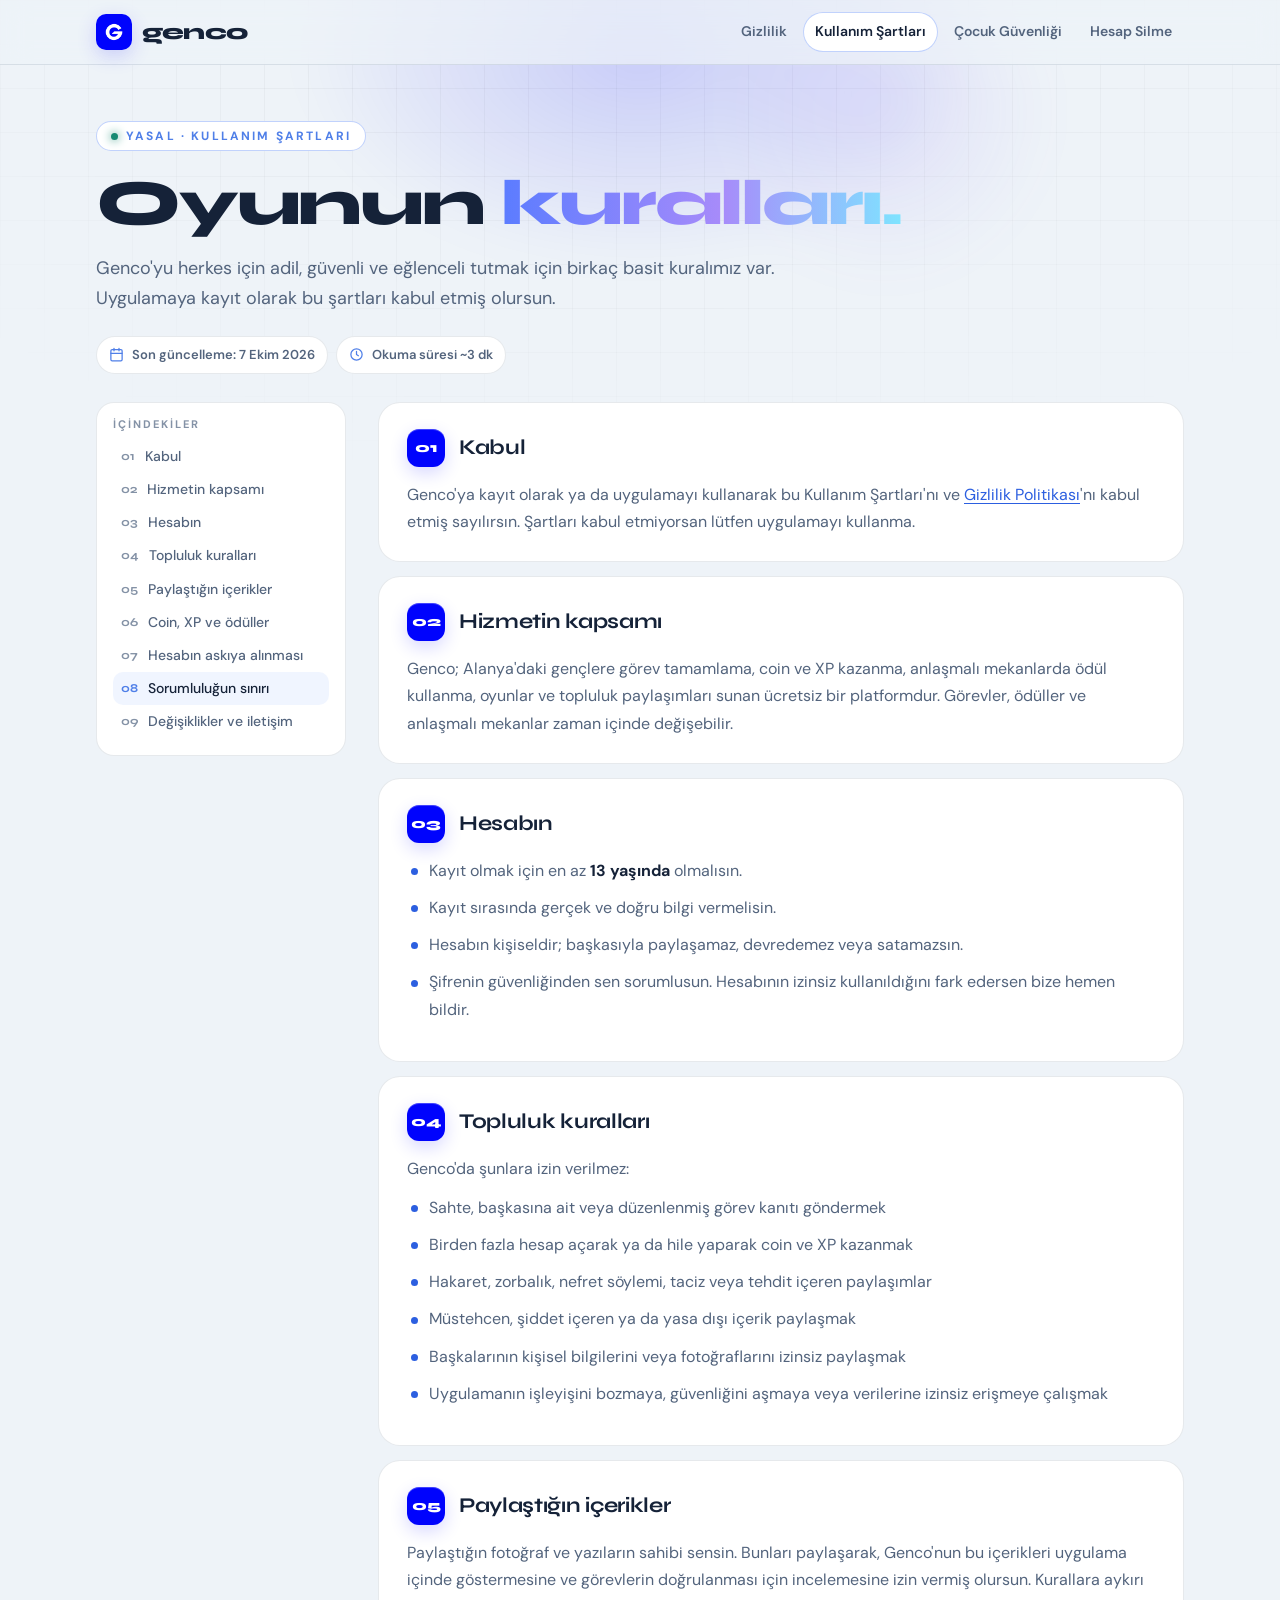
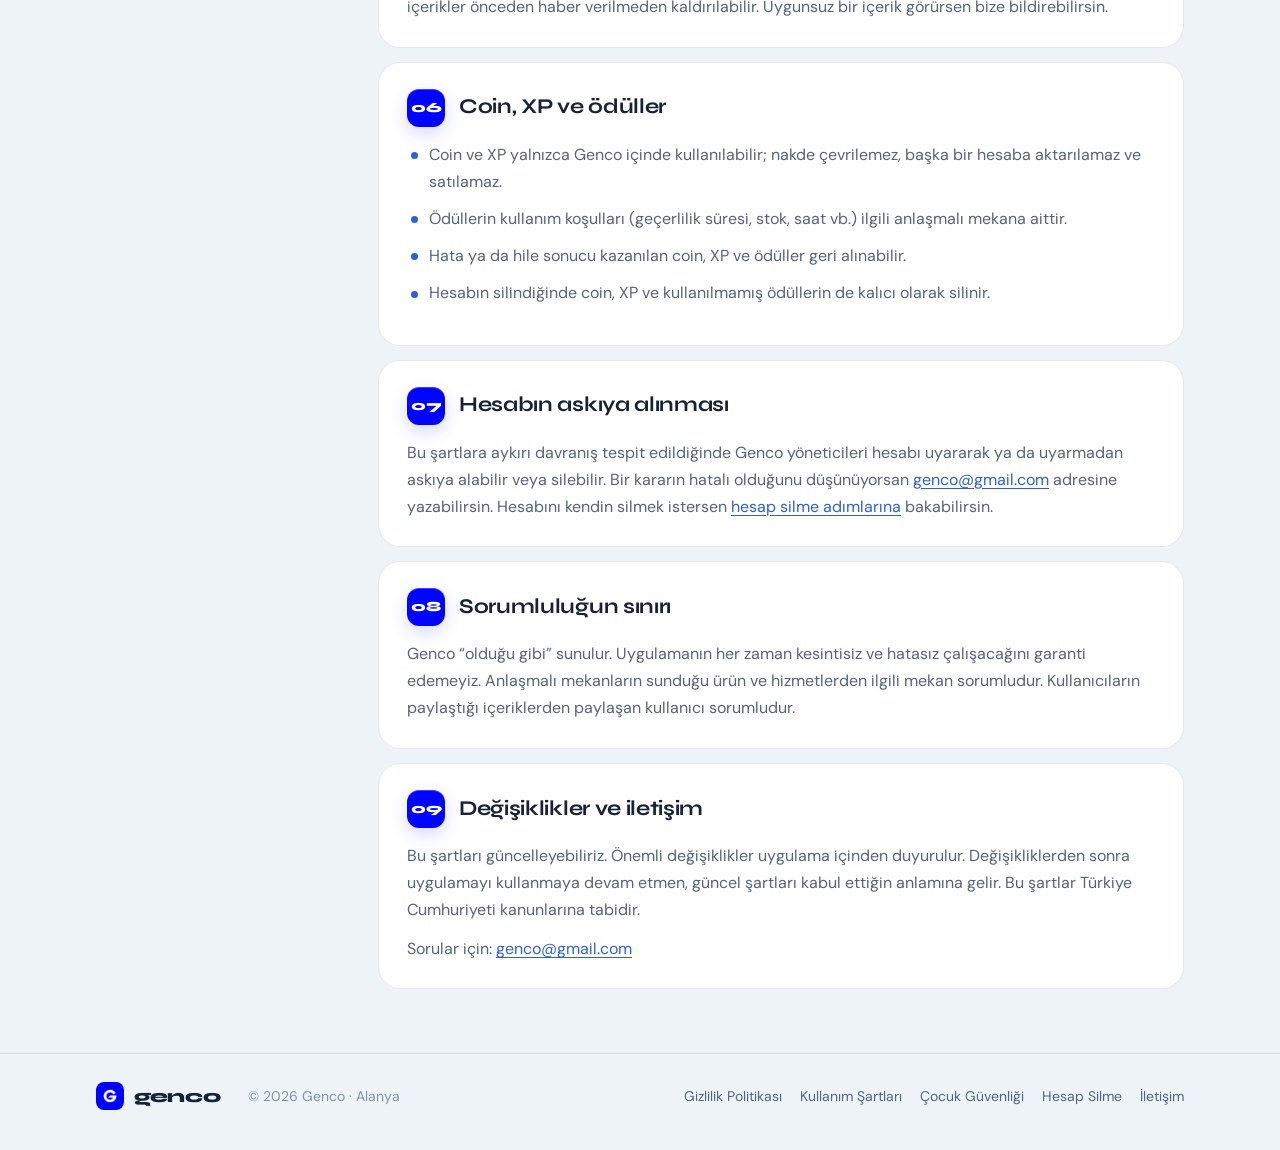
<file: kullanim-sartlari.html>
<!doctype html>
<html lang="tr">
<head>
<meta charset="utf-8">
<meta name="viewport" content="width=device-width, initial-scale=1">
<title>Kullanım Şartları · Genco</title>
<meta name="description" content="Genco uygulamasını kullanırken geçerli olan kurallar ve koşullar.">
<meta name="theme-color" content="#061127">
<link rel="icon" type="image/png" href="favicon.png">
<link rel="preconnect" href="https://fonts.googleapis.com">
<link rel="preconnect" href="https://fonts.gstatic.com" crossorigin>
<link href="https://fonts.googleapis.com/css2?family=Syne:wght@600;700;800&family=DM+Sans:opsz,wght@9..40,400;9..40,500;9..40,600;9..40,700&display=swap" rel="stylesheet">
<link rel="stylesheet" href="genco-legal.css">
</head>
<body>
<div class="bg-fx" aria-hidden="true"></div>

<header class="topbar">
  <div class="topbar-in">
    <a class="brand" href="index.html"><img src="genco-mark.png" alt=""><b>genco</b></a>
    <nav class="nav" aria-label="Yasal sayfalar">
      <a href="gizlilik.html">Gizlilik</a>
      <a href="kullanim-sartlari.html" aria-current="page">Kullanım Şartları</a>
      <a href="cocuk-guvenligi.html">Çocuk Güvenliği</a>
      <a href="hesap-silme.html">Hesap Silme</a>
    </nav>
  </div>
</header>

<main class="wrap">
  <section class="hero">
    <span class="eyebrow">Yasal · Kullanım şartları</span>
    <h1>Oyunun <span class="grad">kuralları.</span></h1>
    <p class="lead">Genco'yu herkes için adil, güvenli ve eğlenceli tutmak için birkaç basit kuralımız var. Uygulamaya kayıt olarak bu şartları kabul etmiş olursun.</p>
    <div class="pills">
      <span class="pill"><svg viewBox="0 0 24 24"><rect x="3" y="4" width="18" height="18" rx="2"/><path d="M16 2v4M8 2v4M3 10h18"/></svg>Son güncelleme: 7 Ekim 2026</span>
      <span class="pill"><svg viewBox="0 0 24 24"><circle cx="12" cy="12" r="9"/><path d="M12 7v5l3 2"/></svg>Okuma süresi ~3 dk</span>
    </div>
  </section>

  <div class="layout">
    <aside class="toc">
      <details open>
        <summary>İçindekiler</summary>
        <h2>İçindekiler</h2>
        <ol>
          <li><a href="#kabul">Kabul</a></li>
          <li><a href="#hizmet">Hizmetin kapsamı</a></li>
          <li><a href="#hesap">Hesabın</a></li>
          <li><a href="#kurallar">Topluluk kuralları</a></li>
          <li><a href="#icerik">Paylaştığın içerikler</a></li>
          <li><a href="#odul">Coin, XP ve ödüller</a></li>
          <li><a href="#askiya">Hesabın askıya alınması</a></li>
          <li><a href="#sorumluluk">Sorumluluğun sınırı</a></li>
          <li><a href="#degisiklik">Değişiklikler ve iletişim</a></li>
        </ol>
      </details>
    </aside>

    <article class="doc">
      <section class="sec" id="kabul">
        <div class="sec-h"><span class="num">01</span><h2>Kabul</h2></div>
        <p>Genco'ya kayıt olarak ya da uygulamayı kullanarak bu Kullanım Şartları'nı ve <a href="gizlilik.html">Gizlilik Politikası</a>'nı kabul etmiş sayılırsın. Şartları kabul etmiyorsan lütfen uygulamayı kullanma.</p>
      </section>

      <section class="sec" id="hizmet">
        <div class="sec-h"><span class="num">02</span><h2>Hizmetin kapsamı</h2></div>
        <p>Genco; Alanya'daki gençlere görev tamamlama, coin ve XP kazanma, anlaşmalı mekanlarda ödül kullanma, oyunlar ve topluluk paylaşımları sunan ücretsiz bir platformdur. Görevler, ödüller ve anlaşmalı mekanlar zaman içinde değişebilir.</p>
      </section>

      <section class="sec" id="hesap">
        <div class="sec-h"><span class="num">03</span><h2>Hesabın</h2></div>
        <ul>
          <li>Kayıt olmak için en az <strong>13 yaşında</strong> olmalısın.</li>
          <li>Kayıt sırasında gerçek ve doğru bilgi vermelisin.</li>
          <li>Hesabın kişiseldir; başkasıyla paylaşamaz, devredemez veya satamazsın.</li>
          <li>Şifrenin güvenliğinden sen sorumlusun. Hesabının izinsiz kullanıldığını fark edersen bize hemen bildir.</li>
        </ul>
      </section>

      <section class="sec" id="kurallar">
        <div class="sec-h"><span class="num">04</span><h2>Topluluk kuralları</h2></div>
        <p>Genco'da şunlara izin verilmez:</p>
        <ul>
          <li>Sahte, başkasına ait veya düzenlenmiş görev kanıtı göndermek</li>
          <li>Birden fazla hesap açarak ya da hile yaparak coin ve XP kazanmak</li>
          <li>Hakaret, zorbalık, nefret söylemi, taciz veya tehdit içeren paylaşımlar</li>
          <li>Müstehcen, şiddet içeren ya da yasa dışı içerik paylaşmak</li>
          <li>Başkalarının kişisel bilgilerini veya fotoğraflarını izinsiz paylaşmak</li>
          <li>Uygulamanın işleyişini bozmaya, güvenliğini aşmaya veya verilerine izinsiz erişmeye çalışmak</li>
        </ul>
      </section>

      <section class="sec" id="icerik">
        <div class="sec-h"><span class="num">05</span><h2>Paylaştığın içerikler</h2></div>
        <p>Paylaştığın fotoğraf ve yazıların sahibi sensin. Bunları paylaşarak, Genco'nun bu içerikleri uygulama içinde göstermesine ve görevlerin doğrulanması için incelemesine izin vermiş olursun. Kurallara aykırı içerikler önceden haber verilmeden kaldırılabilir. Uygunsuz bir içerik görürsen bize bildirebilirsin.</p>
      </section>

      <section class="sec" id="odul">
        <div class="sec-h"><span class="num">06</span><h2>Coin, XP ve ödüller</h2></div>
        <ul>
          <li>Coin ve XP yalnızca Genco içinde kullanılabilir; nakde çevrilemez, başka bir hesaba aktarılamaz ve satılamaz.</li>
          <li>Ödüllerin kullanım koşulları (geçerlilik süresi, stok, saat vb.) ilgili anlaşmalı mekana aittir.</li>
          <li>Hata ya da hile sonucu kazanılan coin, XP ve ödüller geri alınabilir.</li>
          <li>Hesabın silindiğinde coin, XP ve kullanılmamış ödüllerin de kalıcı olarak silinir.</li>
        </ul>
      </section>

      <section class="sec" id="askiya">
        <div class="sec-h"><span class="num">07</span><h2>Hesabın askıya alınması</h2></div>
        <p>Bu şartlara aykırı davranış tespit edildiğinde Genco yöneticileri hesabı uyararak ya da uyarmadan askıya alabilir veya silebilir. Bir kararın hatalı olduğunu düşünüyorsan <a href="mailto:genco@gmail.com">genco@gmail.com</a> adresine yazabilirsin. Hesabını kendin silmek istersen <a href="hesap-silme.html">hesap silme adımlarına</a> bakabilirsin.</p>
      </section>

      <section class="sec" id="sorumluluk">
        <div class="sec-h"><span class="num">08</span><h2>Sorumluluğun sınırı</h2></div>
        <p>Genco “olduğu gibi” sunulur. Uygulamanın her zaman kesintisiz ve hatasız çalışacağını garanti edemeyiz. Anlaşmalı mekanların sunduğu ürün ve hizmetlerden ilgili mekan sorumludur. Kullanıcıların paylaştığı içeriklerden paylaşan kullanıcı sorumludur.</p>
      </section>

      <section class="sec" id="degisiklik">
        <div class="sec-h"><span class="num">09</span><h2>Değişiklikler ve iletişim</h2></div>
        <p>Bu şartları güncelleyebiliriz. Önemli değişiklikler uygulama içinden duyurulur. Değişikliklerden sonra uygulamayı kullanmaya devam etmen, güncel şartları kabul ettiğin anlamına gelir. Bu şartlar Türkiye Cumhuriyeti kanunlarına tabidir.</p>
        <p>Sorular için: <a href="mailto:genco@gmail.com">genco@gmail.com</a></p>
      </section>
    </article>
  </div>
</main>

<footer class="foot">
  <div class="foot-in">
    <a class="brand" href="index.html"><img src="genco-mark.png" alt=""><b>genco</b></a>
    <span>© 2026 Genco · Alanya</span>
    <div class="foot-links">
      <a href="gizlilik.html">Gizlilik Politikası</a>
      <a href="kullanim-sartlari.html">Kullanım Şartları</a>
      <a href="cocuk-guvenligi.html">Çocuk Güvenliği</a>
      <a href="hesap-silme.html">Hesap Silme</a>
      <a href="mailto:genco@gmail.com">İletişim</a>
    </div>
  </div>
</footer>

<script>
  (function () {
    var links = Array.prototype.slice.call(document.querySelectorAll('.toc a'));
    var details = document.querySelector('.toc details');
    if (window.matchMedia('(max-width: 960px)').matches && details) details.removeAttribute('open');
    links.forEach(function (a) {
      a.addEventListener('click', function () {
        if (window.matchMedia('(max-width: 960px)').matches && details) details.removeAttribute('open');
      });
    });
    if (!('IntersectionObserver' in window)) return;
    var obs = new IntersectionObserver(function (entries) {
      entries.forEach(function (e) {
        if (!e.isIntersecting) return;
        links.forEach(function (a) { a.classList.toggle('active', a.getAttribute('href') === '#' + e.target.id); });
      });
    }, { rootMargin: '-30% 0px -60% 0px' });
    document.querySelectorAll('.sec[id]').forEach(function (s) { obs.observe(s); });
  })();
</script>
</body>
</html>
</file>
<file: genco-legal.css>
/* Genco yasal sayfaları: uygulamanın renkleri, fontları (Syne + DM Sans) ve kart dili */
:root {
  --bg: #061127;
  --bg2: #0a1e43;
  --bg3: #102d63;
  --card: rgba(16, 45, 99, 0.42);
  --card-solid: #0b1f46;
  --border: rgba(255, 255, 255, 0.11);
  --border-strong: rgba(128, 169, 255, 0.35);
  --brand: #0003fd;
  --accent: #80a9ff;
  --accent3: #86c3ff;
  --xp: #7bf5d1;
  --coin: #ffd966;
  --danger: #ff8a8a;
  --text: #f0f7ff;
  --text2: #a9c5e3;
  --text3: #7b94b5;
  --grid: rgba(255, 255, 255, 0.035);
  --glow1: rgba(0, 3, 253, 0.55);
  --glow2: rgba(109, 77, 255, 0.35);
  --shadow: 0 18px 50px rgba(0, 0, 0, 0.45);
  --font-head: 'Syne', sans-serif;
  --font-body: 'DM Sans', system-ui, sans-serif;
}
@media (prefers-color-scheme: light) {
  :root {
    --bg: #eef3f8;
    --bg2: #ffffff;
    --bg3: #e3ebf4;
    --card: #ffffff;
    --card-solid: #ffffff;
    --border: rgba(34, 57, 86, 0.11);
    --border-strong: rgba(11, 78, 242, 0.25);
    --accent: #2c5fe0;
    --accent3: #4f7fe8;
    --xp: #168a72;
    --coin: #b47e00;
    --danger: #c43c3c;
    --text: #152238;
    --text2: #53647d;
    --text3: #8492a6;
    --grid: rgba(0, 0, 0, 0.035);
    --glow1: rgba(0, 3, 253, 0.16);
    --glow2: rgba(109, 77, 255, 0.10);
    --shadow: 0 12px 34px rgba(43, 68, 103, 0.12);
  }
}

*, *::before, *::after { box-sizing: border-box; margin: 0; padding: 0; }
html { scroll-behavior: smooth; -webkit-text-size-adjust: 100%; }
body {
  background: var(--bg);
  color: var(--text);
  font: 400 16px/1.7 var(--font-body);
  min-height: 100vh;
  overflow-x: hidden;
}
a { color: var(--accent); text-underline-offset: 3px; }
a:hover { color: var(--accent3); }
strong { color: var(--text); font-weight: 700; }

/* Arka plan: uygulamadaki ızgara + mavi/mor ışıltı */
.bg-fx { position: fixed; inset: 0; z-index: -1; pointer-events: none; overflow: hidden; }
.bg-fx::before {
  content: ""; position: absolute; inset: 0;
  background-image: linear-gradient(var(--grid) 1px, transparent 1px), linear-gradient(90deg, var(--grid) 1px, transparent 1px);
  background-size: 44px 44px;
  mask-image: radial-gradient(ellipse 90% 70% at 50% 0%, #000 30%, transparent 80%);
}
.bg-fx::after {
  content: ""; position: absolute; left: 50%; top: -260px; width: 980px; height: 620px; transform: translateX(-50%);
  background: radial-gradient(closest-side, var(--glow1), transparent 70%), radial-gradient(closest-side at 75% 60%, var(--glow2), transparent 70%);
  filter: blur(20px);
}

/* Üst çubuk */
.topbar {
  position: sticky; top: 0; z-index: 10;
  backdrop-filter: blur(14px); -webkit-backdrop-filter: blur(14px);
  background: color-mix(in srgb, var(--bg) 72%, transparent);
  border-bottom: 1px solid var(--border);
}
.topbar-in { max-width: 1120px; margin: 0 auto; padding: 12px 16px; display: flex; align-items: center; gap: 16px; }
.brand { display: flex; align-items: center; gap: 10px; text-decoration: none; color: var(--text); }
.brand img { width: 36px; height: 36px; border-radius: 10px; box-shadow: 0 6px 20px var(--glow1); }
.brand b { font: 800 22px/1 var(--font-head); letter-spacing: -0.02em; }
.nav { margin-left: auto; display: flex; gap: 4px; overflow-x: auto; scrollbar-width: none; }
.nav::-webkit-scrollbar { display: none; }
.nav a {
  white-space: nowrap; text-decoration: none; color: var(--text2);
  font-weight: 600; font-size: 14px; padding: 8px 12px; border-radius: 999px;
}
.nav a:hover { color: var(--text); background: var(--card); }
.nav a[aria-current="page"] { color: var(--text); background: var(--card); box-shadow: inset 0 0 0 1px var(--border-strong); }

/* Sayfa başlığı */
.wrap { max-width: 1120px; margin: 0 auto; padding: 0 16px; }
.hero { padding: 56px 0 28px; }
.eyebrow {
  display: inline-flex; align-items: center; gap: 8px;
  font: 700 12px/1 var(--font-body); letter-spacing: 0.18em; text-transform: uppercase;
  color: var(--accent3); padding: 8px 14px; border-radius: 999px;
  border: 1px solid var(--border-strong); background: var(--card);
}
.eyebrow::before { content: ""; width: 7px; height: 7px; border-radius: 50%; background: var(--xp); box-shadow: 0 0 10px var(--xp); }
.hero h1 {
  font: 800 clamp(34px, 6.4vw, 64px)/1.02 var(--font-head);
  letter-spacing: -0.035em; margin: 20px 0 16px; max-width: 16ch;
}
.hero h1 .grad {
  background: linear-gradient(90deg, #5b7cff, #a78bfa 55%, #7fe4ff);
  -webkit-background-clip: text; background-clip: text; color: transparent;
}
.hero p.lead { color: var(--text2); font-size: 18px; max-width: 62ch; }
.pills { display: flex; flex-wrap: wrap; gap: 8px; margin-top: 22px; }
.pill {
  display: inline-flex; align-items: center; gap: 8px; font-size: 13px; font-weight: 600; color: var(--text2);
  padding: 7px 12px; border-radius: 999px; background: var(--card); border: 1px solid var(--border);
}
.pill svg { width: 15px; height: 15px; stroke: var(--accent3); fill: none; stroke-width: 2; stroke-linecap: round; stroke-linejoin: round; }

/* "Kısaca" özet kartları */
.highlights { display: grid; grid-template-columns: repeat(4, 1fr); gap: 12px; margin: 8px 0 40px; }
.hl {
  background: var(--card); border: 1px solid var(--border); border-radius: 18px; padding: 16px;
  display: flex; flex-direction: column; gap: 10px;
}
.hl .ic {
  width: 40px; height: 40px; border-radius: 12px; display: grid; place-items: center;
  background: linear-gradient(140deg, rgba(91,124,255,.28), rgba(127,228,255,.12)); border: 1px solid var(--border-strong);
}
.hl .ic svg { width: 20px; height: 20px; stroke: var(--accent3); fill: none; stroke-width: 2; stroke-linecap: round; stroke-linejoin: round; }
.hl b { font: 700 15px/1.3 var(--font-head); }
.hl span { font-size: 13.5px; color: var(--text2); line-height: 1.5; }

/* İçerik düzeni: solda içindekiler, sağda bölümler */
.layout { display: grid; grid-template-columns: 250px 1fr; gap: 32px; align-items: start; padding-bottom: 64px; }
.toc {
  position: sticky; top: 84px; background: var(--card); border: 1px solid var(--border); border-radius: 18px; padding: 16px;
}
.toc h2 { font: 700 11px/1 var(--font-body); letter-spacing: 0.18em; text-transform: uppercase; color: var(--text3); margin-bottom: 10px; }
.toc ol { list-style: none; counter-reset: t; }
.toc li { counter-increment: t; }
.toc a {
  display: flex; gap: 10px; text-decoration: none; color: var(--text2); font-size: 14px; font-weight: 500;
  padding: 7px 8px; border-radius: 10px; line-height: 1.35;
}
.toc a::before { content: counter(t, decimal-leading-zero); font: 700 12px/1.6 var(--font-head); color: var(--text3); }
.toc a:hover, .toc a.active { background: rgba(128,169,255,.12); color: var(--text); }
.toc a.active::before { color: var(--accent3); }
.toc details summary { display: none; }

.doc { display: flex; flex-direction: column; gap: 14px; min-width: 0; }
.sec {
  background: var(--card); border: 1px solid var(--border); border-radius: 22px; padding: 26px 28px;
  scroll-margin-top: 84px;
}
.sec-h { display: flex; align-items: center; gap: 14px; margin-bottom: 14px; }
.num {
  flex-shrink: 0; width: 38px; height: 38px; border-radius: 12px; display: grid; place-items: center;
  font: 800 14px/1 var(--font-head); color: #fff; background: var(--brand);
  box-shadow: 0 6px 18px var(--glow1), inset 0 1px 0 rgba(255,255,255,.25);
}
.sec h2 { font: 700 21px/1.25 var(--font-head); letter-spacing: -0.015em; }
.sec p { color: var(--text2); margin-bottom: 12px; }
.sec p:last-child { margin-bottom: 0; }
.sec ul, .sec ol { color: var(--text2); padding-left: 0; list-style: none; display: grid; gap: 10px; margin-bottom: 12px; }
.sec ul li { position: relative; padding-left: 22px; }
.sec ul li::before { content: ""; position: absolute; left: 4px; top: 0.7em; width: 7px; height: 7px; border-radius: 50%; background: var(--accent); }

/* Veri tablosu */
.data-grid { display: grid; grid-template-columns: repeat(2, 1fr); gap: 10px; margin-bottom: 12px; }
.data-item { background: var(--bg2); border: 1px solid var(--border); border-radius: 14px; padding: 14px; }
.data-item b { display: block; font: 700 14px/1.3 var(--font-head); margin-bottom: 4px; }
.data-item span { font-size: 14px; color: var(--text2); line-height: 1.55; }
.tag { display: inline-block; font-size: 11px; font-weight: 700; letter-spacing: .06em; text-transform: uppercase; padding: 2px 8px; border-radius: 999px; margin-left: 6px; vertical-align: 2px; }
.tag.opt { color: var(--xp); background: rgba(123,245,209,.12); }

.callout {
  display: flex; gap: 12px; padding: 14px 16px; border-radius: 14px; margin-top: 4px;
  background: rgba(123,245,209,.08); border: 1px solid rgba(123,245,209,.25); color: var(--text2); font-size: 14.5px;
}
.callout svg { flex-shrink: 0; width: 20px; height: 20px; stroke: var(--xp); fill: none; stroke-width: 2; stroke-linecap: round; stroke-linejoin: round; margin-top: 2px; }
.callout.warn { background: rgba(255,138,138,.08); border-color: rgba(255,138,138,.3); }
.callout.warn svg { stroke: var(--danger); }

/* Adım adım (hesap silme) */
.steps { counter-reset: s; display: grid; gap: 10px; }
.steps li {
  counter-increment: s; position: relative; padding: 14px 14px 14px 60px !important;
  background: var(--bg2); border: 1px solid var(--border); border-radius: 14px; color: var(--text2);
}
.steps li::before {
  content: counter(s); position: absolute; left: 14px; top: 50%; transform: translateY(-50%);
  width: 32px; height: 32px; border-radius: 50%; display: grid; place-items: center;
  font: 800 14px/1 var(--font-head); color: #fff; background: var(--brand); box-shadow: 0 4px 14px var(--glow1);
}
.btn {
  display: inline-flex; align-items: center; gap: 10px; text-decoration: none; font-weight: 700; font-size: 15px;
  padding: 13px 20px; border-radius: 14px; color: #fff !important; background: var(--brand);
  box-shadow: 0 10px 26px var(--glow1), inset 0 1px 0 rgba(255,255,255,.22);
}
.btn:hover { filter: brightness(1.12); }
.btn svg { width: 18px; height: 18px; stroke: currentColor; fill: none; stroke-width: 2; stroke-linecap: round; stroke-linejoin: round; }

/* Ana sayfa kartları */
.cards { display: grid; grid-template-columns: repeat(2, 1fr); gap: 14px; padding-bottom: 72px; }
.card-link {
  display: flex; flex-direction: column; gap: 12px; text-decoration: none; color: var(--text);
  background: var(--card); border: 1px solid var(--border); border-radius: 22px; padding: 24px;
  transition: transform .2s ease, border-color .2s ease;
}
.card-link:hover { transform: translateY(-3px); border-color: var(--border-strong); color: var(--text); }
.card-link .ic { width: 46px; height: 46px; border-radius: 14px; display: grid; place-items: center; background: var(--brand); box-shadow: 0 8px 22px var(--glow1); }
.card-link .ic svg { width: 22px; height: 22px; stroke: #fff; fill: none; stroke-width: 2; stroke-linecap: round; stroke-linejoin: round; }
.card-link b { font: 700 20px/1.2 var(--font-head); }
.card-link span { color: var(--text2); font-size: 14.5px; line-height: 1.55; }
.card-link em { margin-top: auto; font-style: normal; font-weight: 700; font-size: 14px; color: var(--accent); }

/* Alt bilgi */
.foot { border-top: 1px solid var(--border); }
.foot-in { max-width: 1120px; margin: 0 auto; padding: 28px 16px 40px; display: flex; flex-wrap: wrap; gap: 16px 28px; align-items: center; color: var(--text3); font-size: 14px; }
.foot-in .brand b { font-size: 18px; }
.foot-in .brand img { width: 28px; height: 28px; border-radius: 8px; box-shadow: none; }
.foot-links { display: flex; flex-wrap: wrap; gap: 6px 18px; margin-left: auto; }
.foot-links a { color: var(--text2); text-decoration: none; }
.foot-links a:hover { color: var(--text); }

/* Telefon ve tablet */
@media (max-width: 960px) {
  .highlights { grid-template-columns: repeat(2, 1fr); }
  .layout { grid-template-columns: 1fr; gap: 14px; }
  .toc { position: static; padding: 0; }
  .toc details summary {
    display: flex; align-items: center; justify-content: space-between; cursor: pointer; list-style: none;
    padding: 14px 16px; font-weight: 700; font-size: 15px;
  }
  .toc details summary::-webkit-details-marker { display: none; }
  .toc details summary::after { content: "▾"; color: var(--text3); transition: transform .2s; }
  .toc details[open] summary::after { transform: rotate(180deg); }
  .toc details > h2 { display: none; }
  .toc details ol { padding: 0 8px 10px; }
  .cards { grid-template-columns: 1fr; }
}
@media (max-width: 560px) {
  .hero { padding: 36px 0 20px; }
  .hero p.lead { font-size: 16.5px; }
  .highlights { grid-template-columns: 1fr 1fr; gap: 10px; }
  .hl { padding: 14px; }
  .sec { padding: 20px 18px; border-radius: 18px; }
  .sec h2 { font-size: 19px; }
  .data-grid { grid-template-columns: 1fr; }
  .nav a { padding: 7px 10px; font-size: 13px; }
  .brand b { display: none; }
  .foot-links { margin-left: 0; }
}
@media (prefers-reduced-motion: reduce) { html { scroll-behavior: auto; } .card-link { transition: none; } }
@media print {
  .bg-fx, .topbar, .toc, .foot { display: none; }
  body { background: #fff; color: #000; }
  .sec, .hl { border-color: #ccc; background: #fff; break-inside: avoid; }
  .sec p, .sec li, .hl span { color: #222; }
}
</file>
